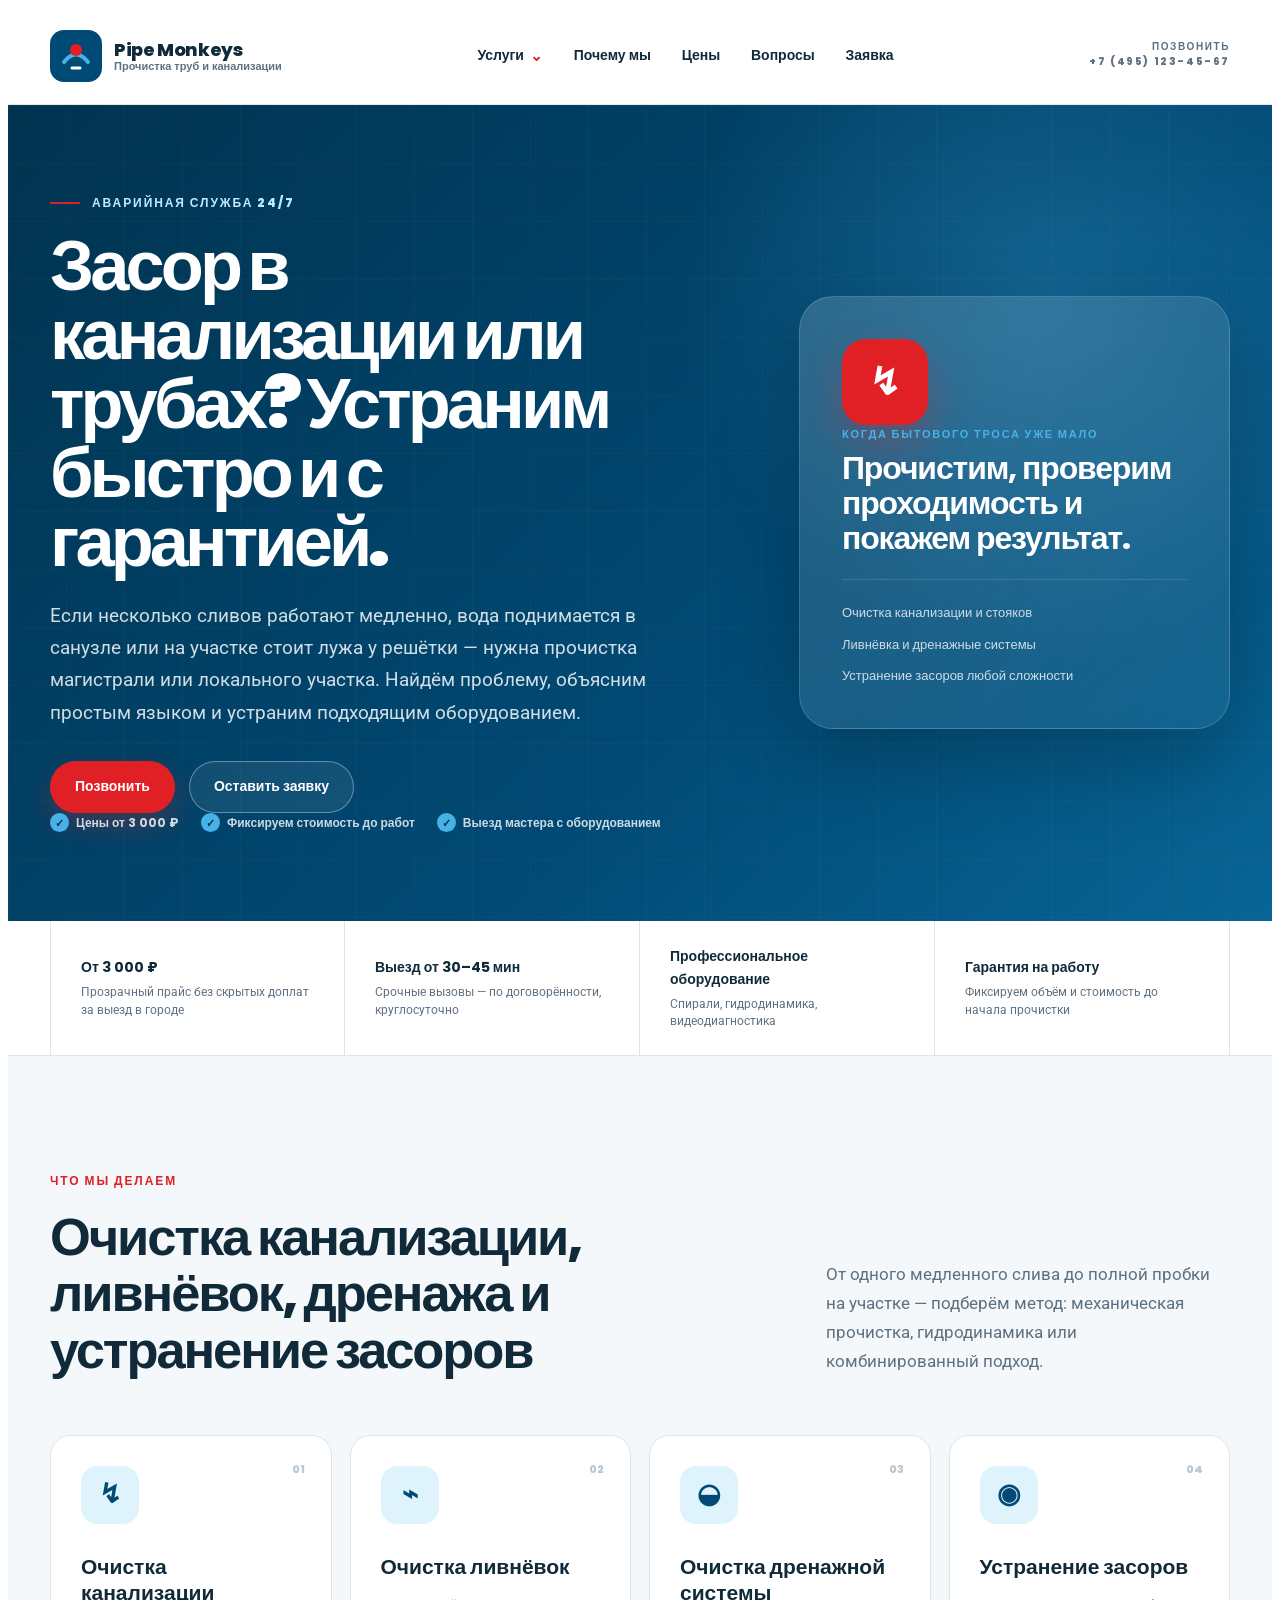
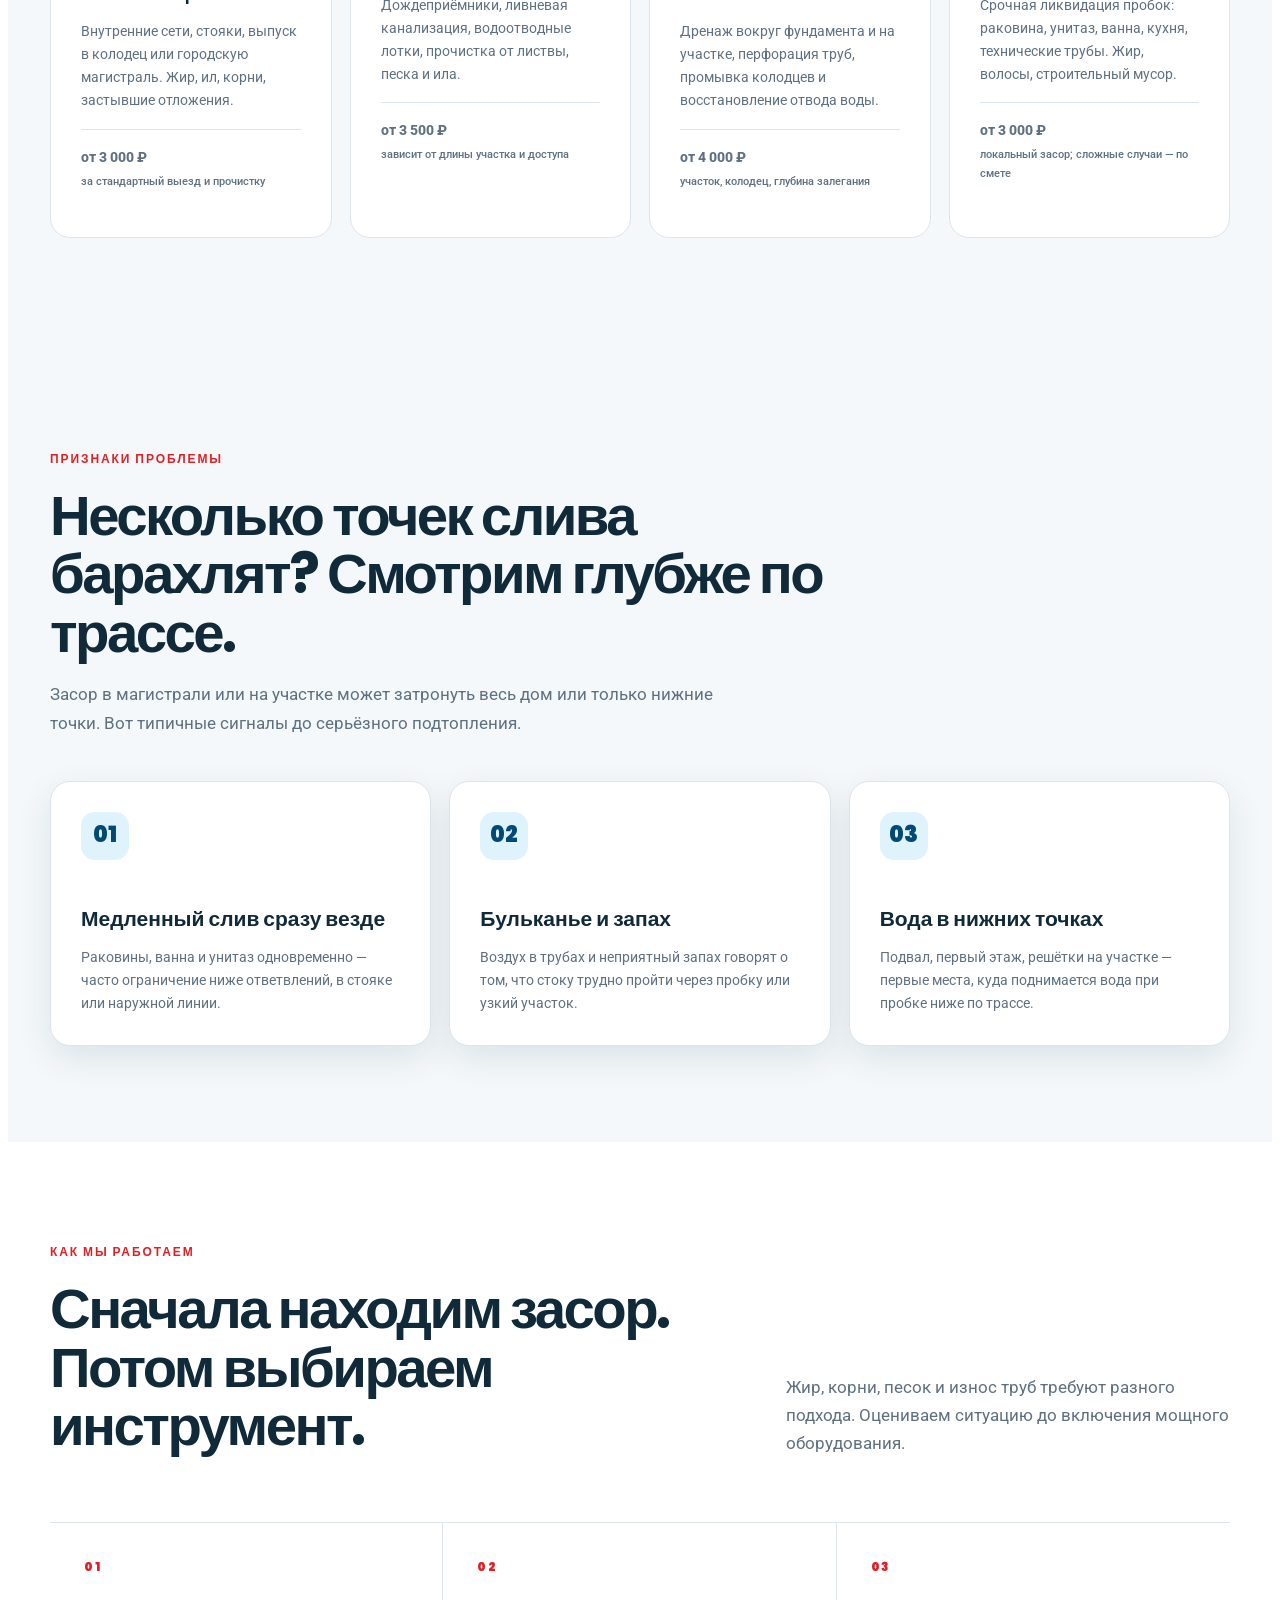
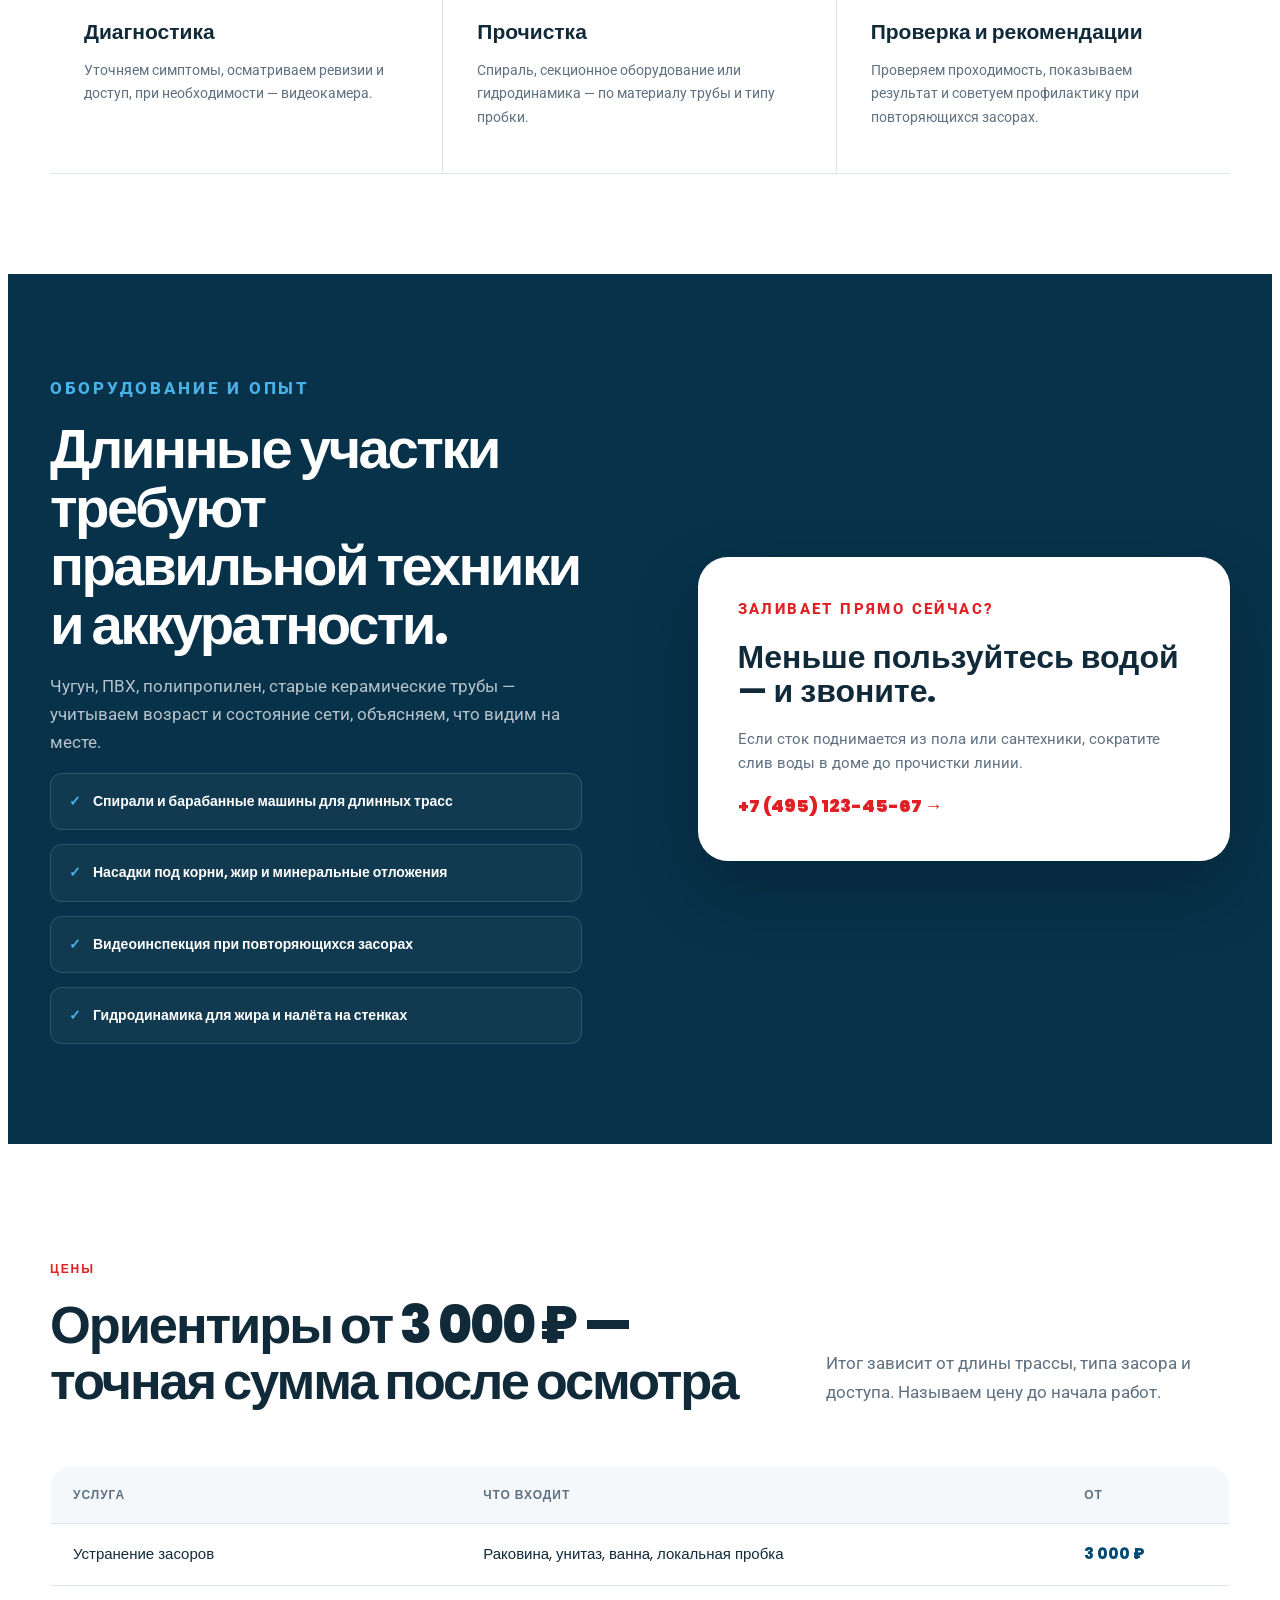
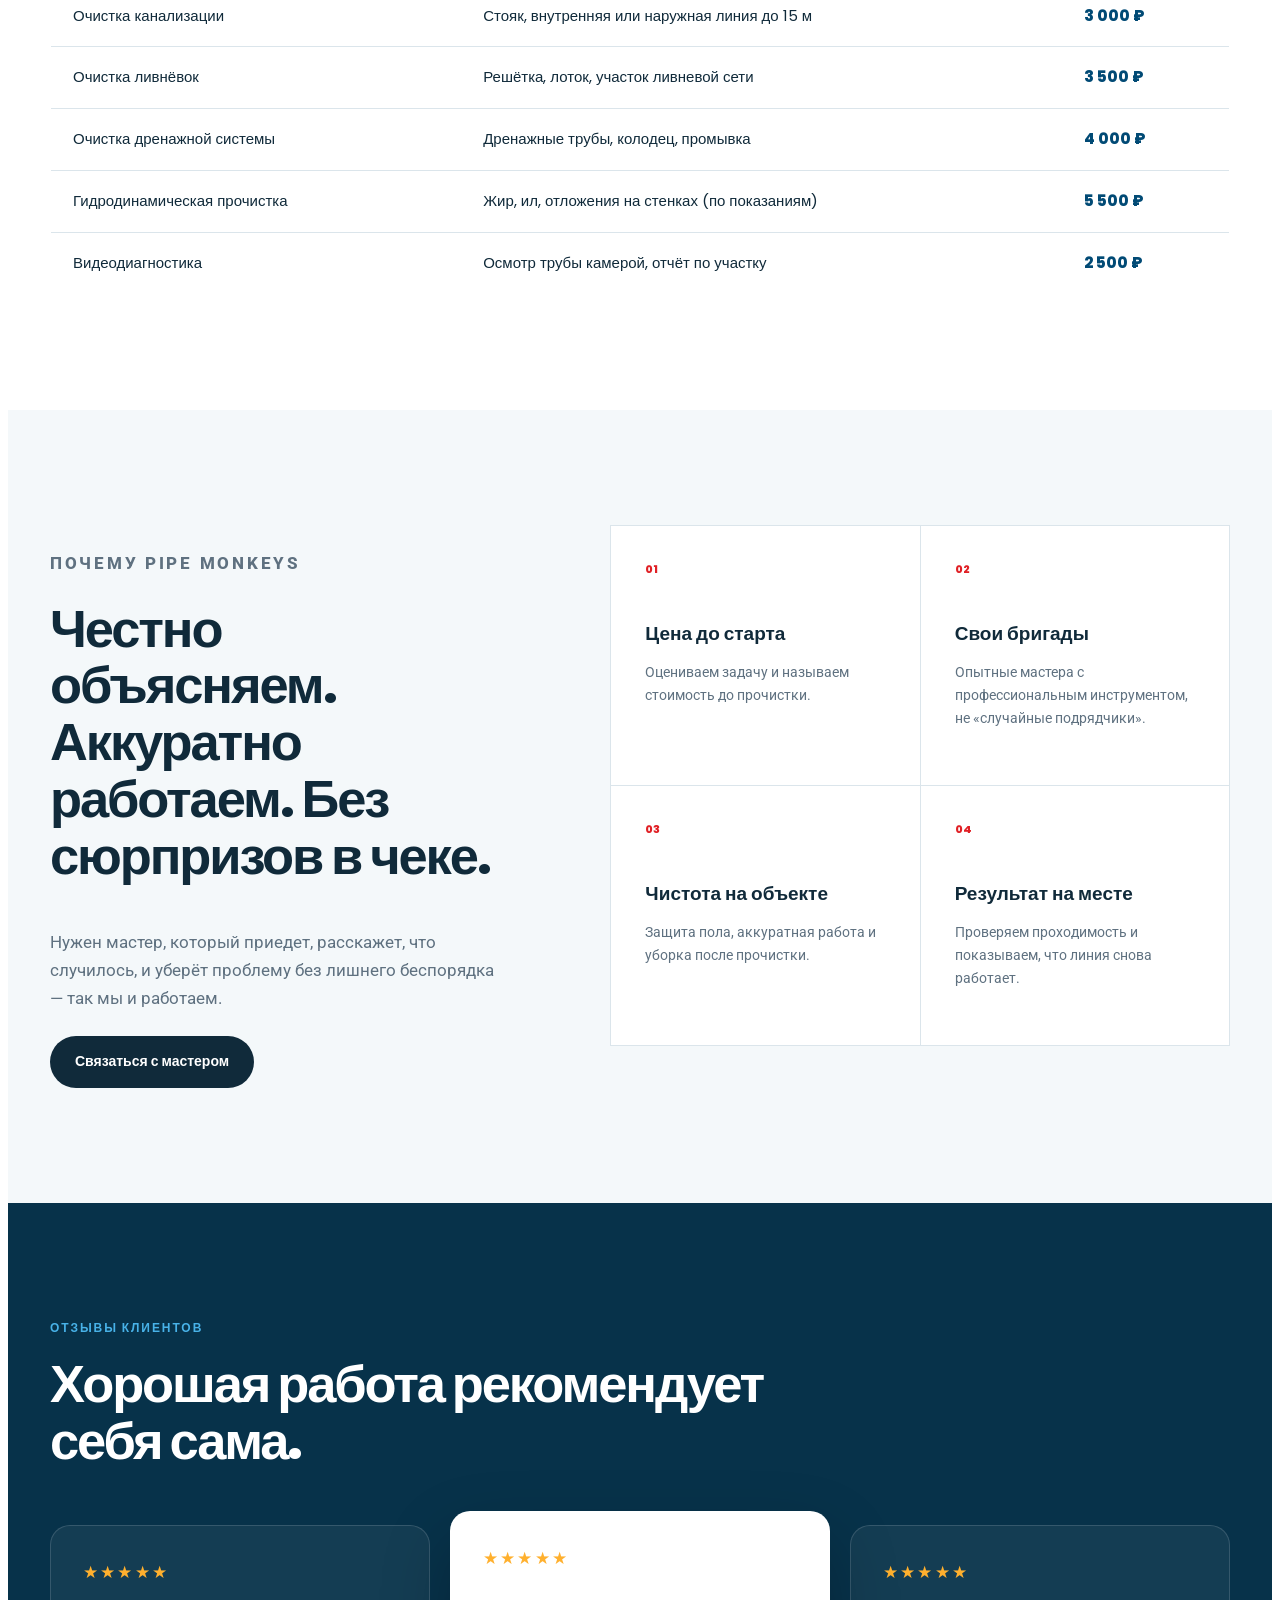
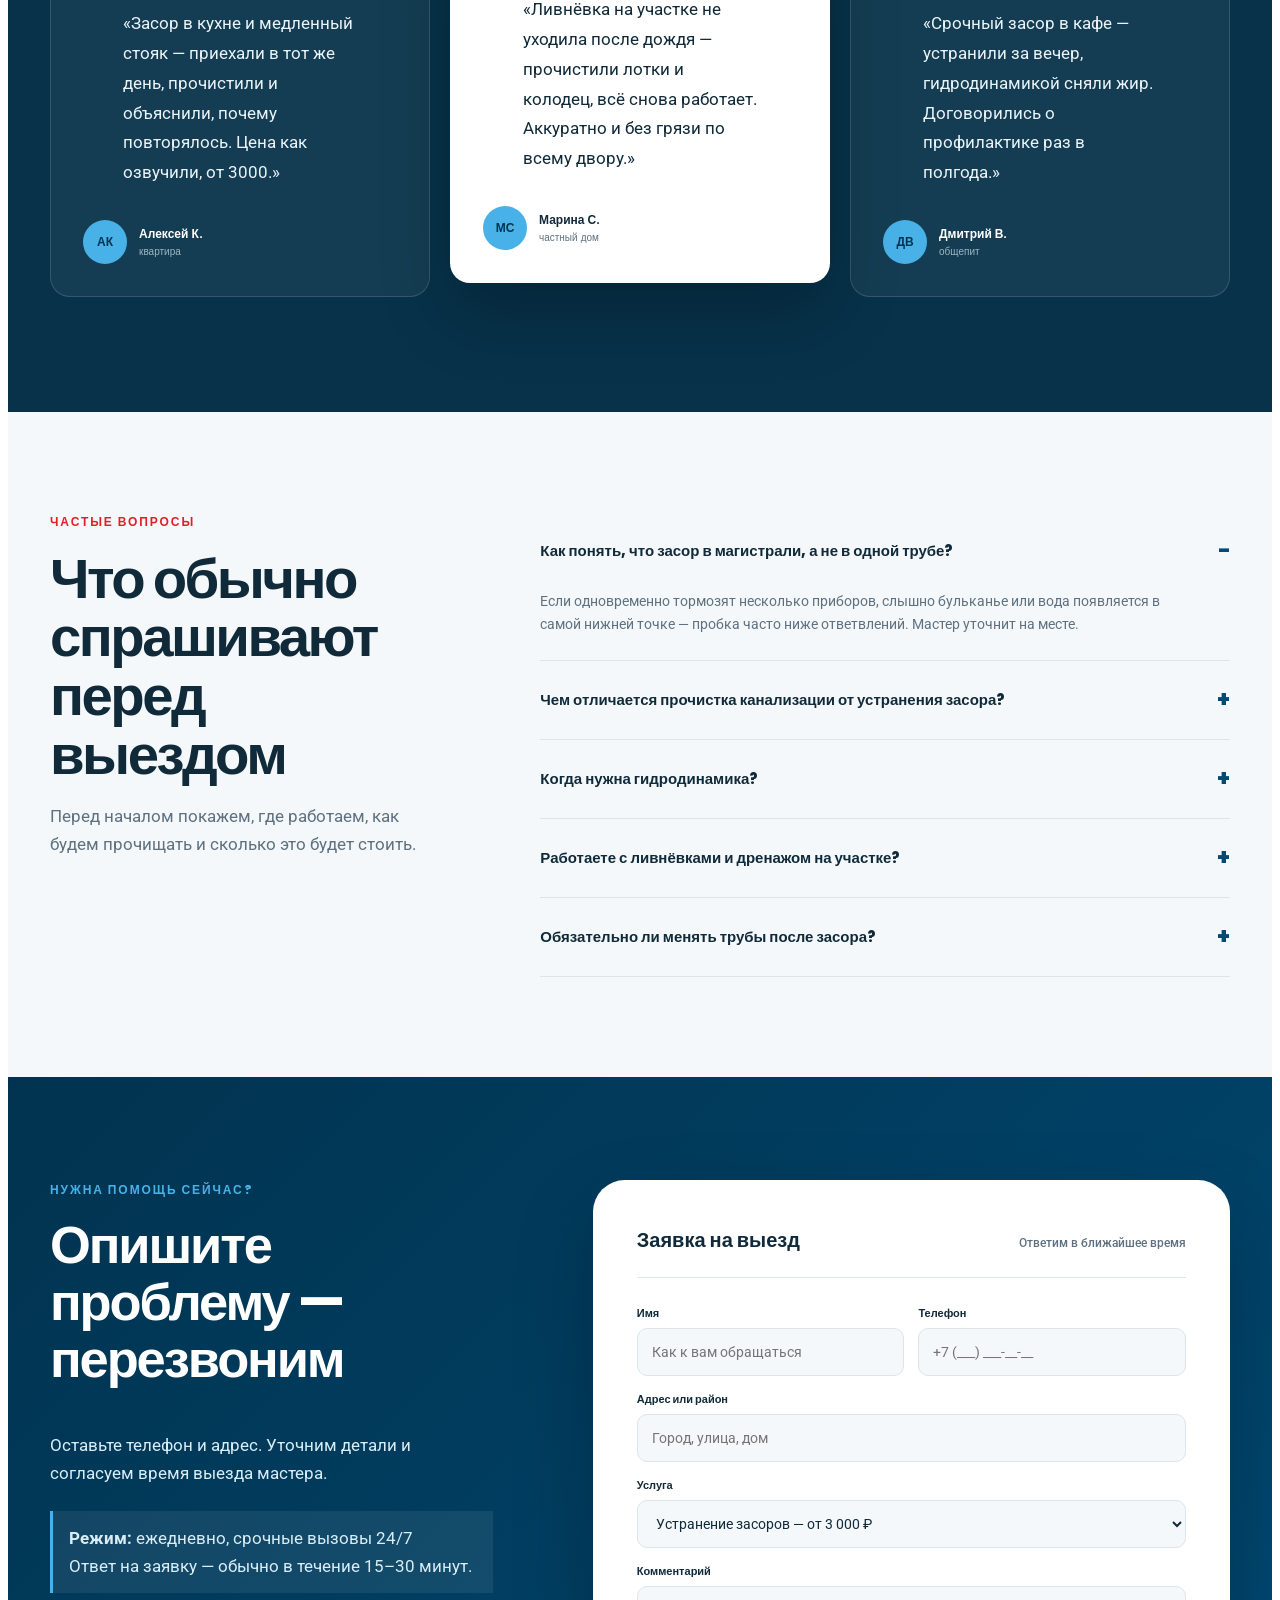
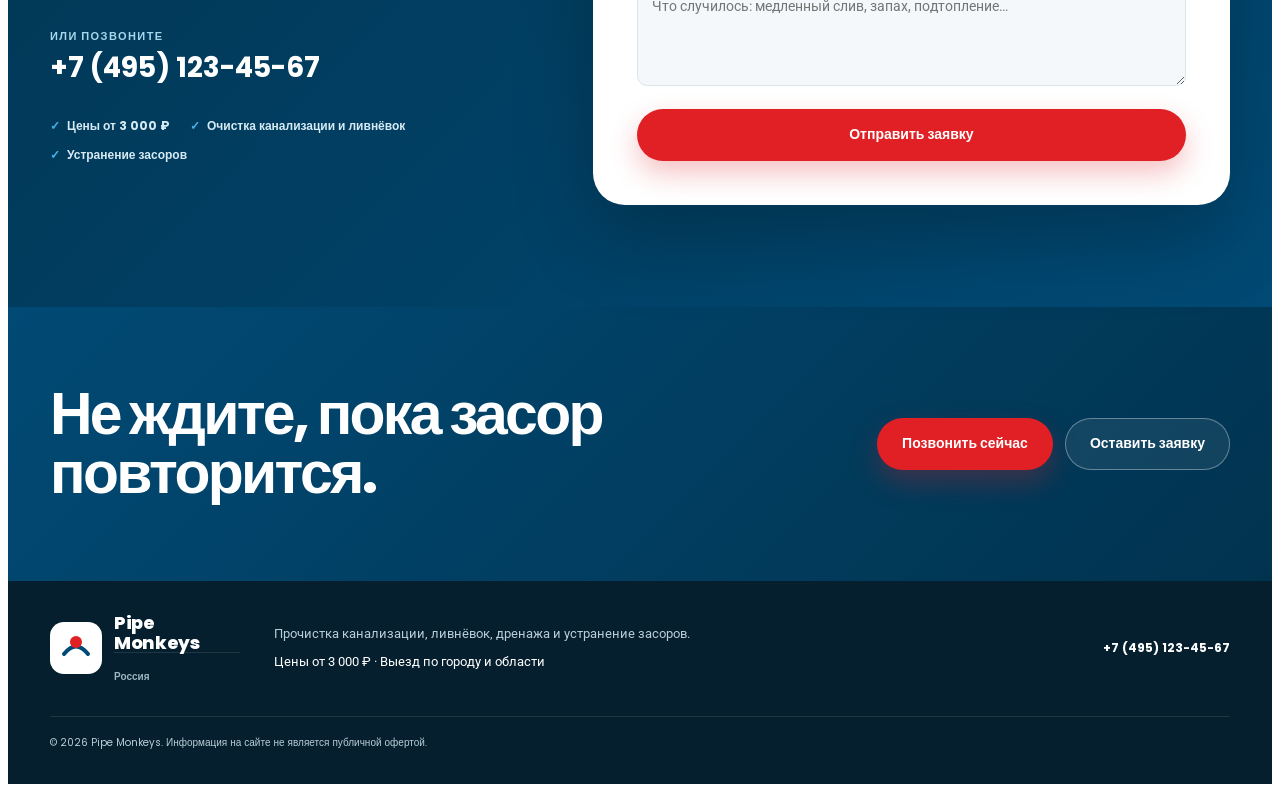
<file: index.html>
<!DOCTYPE html>
<html lang="ru">
<head>
  <meta charset="UTF-8">
  <meta name="viewport" content="width=device-width, initial-scale=1">
  <title>Прочистка канализации и устранение засоров | Pipe Monkeys Россия</title>
  <meta name="description" content="Очистка канализации, ливнёвок, дренажа и устранение засоров. Цены от 3 000 ₽. Выезд мастера, профессиональное оборудование, фиксированная стоимость до начала работ.">
  <link rel="preconnect" href="https://fonts.googleapis.com">
  <link rel="preconnect" href="https://fonts.gstatic.com" crossorigin>
  <link href="https://fonts.googleapis.com/css2?family=Poppins:wght@400;600;700;800&family=Roboto:wght@400;500;700&display=swap" rel="stylesheet">
  <link rel="stylesheet" href="css/style.css">
</head>
<body>
<div class="pm-page">
  <a class="pm-skip" href="#pm-main">Перейти к содержимому</a>

  <header class="pm-header" aria-label="Основная навигация">
    <div class="pm-shell pm-header__inner">
      <a class="pm-brand" href="#" aria-label="Pipe Monkeys — на главную">
        <svg class="pm-brand__mark" viewBox="0 0 52 52" aria-hidden="true">
          <rect width="52" height="52" rx="14" fill="#014a75"/>
          <path d="M14 32c8-10 16-10 24 0" stroke="#48b2e8" stroke-width="4" fill="none" stroke-linecap="round"/>
          <circle cx="26" cy="20" r="6" fill="#e02025"/>
          <path d="M22 38h8" stroke="#fff" stroke-width="3" stroke-linecap="round"/>
        </svg>
        <span class="pm-brand__text">
          <strong>Pipe Monkeys</strong>
          <small>Прочистка труб и канализации</small>
        </span>
      </a>

      <nav class="pm-nav" aria-label="Разделы сайта">
        <details class="pm-services-menu">
          <summary>Услуги <span aria-hidden="true">⌄</span></summary>
          <div class="pm-services-menu__panel">
            <a href="#services"><strong>Очистка канализации</strong><small>Стояки, выпуски, гидродинамика</small></a>
            <a href="#services"><strong>Очистка ливнёвок</strong><small>Дождеприёмники, лотки, ливневые сети</small></a>
            <a href="#services"><strong>Очистка дренажа</strong><small>Дренаж участка и фундамента</small></a>
            <a href="#services"><strong>Устранение засоров</strong><small>Срочный выезд, любые пробки</small></a>
          </div>
        </details>
        <a href="#why-us">Почему мы</a>
        <a href="#pricing">Цены</a>
        <a href="#faq">Вопросы</a>
        <a href="#contact">Заявка</a>
      </nav>

      <details class="pm-mobile-menu">
        <summary>Меню</summary>
        <div class="pm-mobile-menu__panel">
          <strong>Услуги</strong>
          <a href="#services">Очистка канализации</a>
          <a href="#services">Очистка ливнёвок</a>
          <a href="#services">Очистка дренажа</a>
          <a href="#services">Устранение засоров</a>
          <div>
            <a href="#why-us">Почему мы</a>
            <a href="#pricing">Цены</a>
            <a href="#faq">Вопросы</a>
            <a href="#contact">Заявка</a>
          </div>
        </div>
      </details>

      <a class="pm-header__phone" data-phone-tel href="tel:+74951234567">
        <span>Позвонить</span>
        <span data-phone-text>+7 (495) 123-45-67</span>
      </a>
    </div>
  </header>

  <main id="pm-main">
    <section class="pm-service-hero">
      <div class="pm-shell pm-service-hero__grid">
        <div>
          <p class="pm-eyebrow"><span></span> Аварийная служба 24/7</p>
          <h1>Засор в канализации или трубах? Устраним быстро и с гарантией.</h1>
          <p class="pm-service-hero__lead">Если несколько сливов работают медленно, вода поднимается в санузле или на участке стоит лужа у решётки — нужна прочистка магистрали или локального участка. Найдём проблему, объясним простым языком и устраним подходящим оборудованием.</p>
          <div class="pm-actions">
            <a class="pm-button pm-button--primary" data-phone-tel href="tel:+74951234567">Позвонить</a>
            <a class="pm-button pm-button--ghost" href="#contact">Оставить заявку</a>
          </div>
          <ul class="pm-service-hero__proof">
            <li>Цены от 3 000 ₽</li>
            <li>Фиксируем стоимость до работ</li>
            <li>Выезд мастера с оборудованием</li>
          </ul>
        </div>
        <aside class="pm-service-visual">
          <div class="pm-service-visual__icon" aria-hidden="true">↯</div>
          <div>
            <p>Когда бытового троса уже мало</p>
            <h2>Прочистим, проверим проходимость и покажем результат.</h2>
            <ul>
              <li>Очистка канализации и стояков</li>
              <li>Ливнёвка и дренажные системы</li>
              <li>Устранение засоров любой сложности</li>
            </ul>
          </div>
        </aside>
      </div>
    </section>

    <section class="pm-trust" aria-label="Преимущества">
      <div class="pm-shell pm-trust__grid">
        <div><strong>От 3 000 ₽</strong><span>Прозрачный прайс без скрытых доплат за выезд в городе</span></div>
        <div><strong>Выезд от 30–45 мин</strong><span>Срочные вызовы — по договорённости, круглосуточно</span></div>
        <div><strong>Профессиональное оборудование</strong><span>Спирали, гидродинамика, видеодиагностика</span></div>
        <div><strong>Гарантия на работу</strong><span>Фиксируем объём и стоимость до начала прочистки</span></div>
      </div>
    </section>

    <section class="pm-section pm-services" id="services">
      <div class="pm-shell">
        <div class="pm-section-heading">
          <div>
            <p class="pm-kicker">Что мы делаем</p>
            <h2>Очистка канализации, ливнёвок, дренажа и устранение засоров</h2>
          </div>
          <p>От одного медленного слива до полной пробки на участке — подберём метод: механическая прочистка, гидродинамика или комбинированный подход.</p>
        </div>
        <div class="pm-service-grid">
          <article class="pm-service-card" id="service-sewer">
            <span class="pm-service-card__number">01</span>
            <div class="pm-service-card__icon" aria-hidden="true">↯</div>
            <h3>Очистка канализации</h3>
            <p>Внутренние сети, стояки, выпуск в колодец или городскую магистраль. Жир, ил, корни, застывшие отложения.</p>
            <p class="pm-price-tag">от 3 000 ₽<small>за стандартный выезд и прочистку</small></p>
          </article>
          <article class="pm-service-card" id="service-storm">
            <span class="pm-service-card__number">02</span>
            <div class="pm-service-card__icon" aria-hidden="true">⌁</div>
            <h3>Очистка ливнёвок</h3>
            <p>Дождеприёмники, ливневая канализация, водоотводные лотки, прочистка от листвы, песка и ила.</p>
            <p class="pm-price-tag">от 3 500 ₽<small>зависит от длины участка и доступа</small></p>
          </article>
          <article class="pm-service-card" id="service-drain">
            <span class="pm-service-card__number">03</span>
            <div class="pm-service-card__icon" aria-hidden="true">◒</div>
            <h3>Очистка дренажной системы</h3>
            <p>Дренаж вокруг фундамента и на участке, перфорация труб, промывка колодцев и восстановление отвода воды.</p>
            <p class="pm-price-tag">от 4 000 ₽<small>участок, колодец, глубина залегания</small></p>
          </article>
          <article class="pm-service-card" id="service-clog">
            <span class="pm-service-card__number">04</span>
            <div class="pm-service-card__icon" aria-hidden="true">◉</div>
            <h3>Устранение засоров</h3>
            <p>Срочная ликвидация пробок: раковина, унитаз, ванна, кухня, технические трубы. Жир, волосы, строительный мусор.</p>
            <p class="pm-price-tag">от 3 000 ₽<small>локальный засор; сложные случаи — по смете</small></p>
          </article>
        </div>
      </div>
    </section>

    <section class="pm-service-intro">
      <div class="pm-shell">
        <div class="pm-service-intro__heading">
          <p class="pm-kicker">Признаки проблемы</p>
          <h2>Несколько точек слива барахлят? Смотрим глубже по трассе.</h2>
          <p>Засор в магистрали или на участке может затронуть весь дом или только нижние точки. Вот типичные сигналы до серьёзного подтопления.</p>
        </div>
        <div class="pm-signal-grid">
          <article class="pm-signal-card"><span>01</span><h3>Медленный слив сразу везде</h3><p>Раковины, ванна и унитаз одновременно — часто ограничение ниже ответвлений, в стояке или наружной линии.</p></article>
          <article class="pm-signal-card"><span>02</span><h3>Бульканье и запах</h3><p>Воздух в трубах и неприятный запах говорят о том, что стоку трудно пройти через пробку или узкий участок.</p></article>
          <article class="pm-signal-card"><span>03</span><h3>Вода в нижних точках</h3><p>Подвал, первый этаж, решётки на участке — первые места, куда поднимается вода при пробке ниже по трассе.</p></article>
        </div>
      </div>
    </section>

    <section class="pm-service-process">
      <div class="pm-shell">
        <div class="pm-service-process__heading">
          <div>
            <p class="pm-kicker">Как мы работаем</p>
            <h2>Сначала находим засор. Потом выбираем инструмент.</h2>
          </div>
          <p>Жир, корни, песок и износ труб требуют разного подхода. Оцениваем ситуацию до включения мощного оборудования.</p>
        </div>
        <ol class="pm-service-steps">
          <li><h3>Диагностика</h3><p>Уточняем симптомы, осматриваем ревизии и доступ, при необходимости — видеокамера.</p></li>
          <li><h3>Прочистка</h3><p>Спираль, секционное оборудование или гидродинамика — по материалу трубы и типу пробки.</p></li>
          <li><h3>Проверка и рекомендации</h3><p>Проверяем проходимость, показываем результат и советуем профилактику при повторяющихся засорах.</p></li>
        </ol>
      </div>
    </section>

    <section class="pm-service-detail">
      <div class="pm-shell pm-service-detail__grid">
        <div>
          <p class="pm-kicker">Оборудование и опыт</p>
          <h2>Длинные участки требуют правильной техники и аккуратности.</h2>
          <p>Чугун, ПВХ, полипропилен, старые керамические трубы — учитываем возраст и состояние сети, объясняем, что видим на месте.</p>
          <ul class="pm-service-checklist">
            <li>Спирали и барабанные машины для длинных трасс</li>
            <li>Насадки под корни, жир и минеральные отложения</li>
            <li>Видеоинспекция при повторяющихся засорах</li>
            <li>Гидродинамика для жира и налёта на стенках</li>
          </ul>
        </div>
        <aside class="pm-service-note">
          <p class="pm-kicker">Заливает прямо сейчас?</p>
          <h3>Меньше пользуйтесь водой — и звоните.</h3>
          <p>Если сток поднимается из пола или сантехники, сократите слив воды в доме до прочистки линии.</p>
          <a data-phone-tel href="tel:+74951234567"><span data-phone-text>+7 (495) 123-45-67</span> →</a>
        </aside>
      </div>
    </section>

    <section class="pm-section pm-pricing" id="pricing">
      <div class="pm-shell">
        <div class="pm-section-heading">
          <div>
            <p class="pm-kicker">Цены</p>
            <h2>Ориентиры от 3 000 ₽ — точная сумма после осмотра</h2>
          </div>
          <p>Итог зависит от длины трассы, типа засора и доступа. Называем цену до начала работ.</p>
        </div>
        <table class="pm-pricing-table">
          <thead>
            <tr><th>Услуга</th><th>Что входит</th><th>от</th></tr>
          </thead>
          <tbody>
            <tr><td>Устранение засоров</td><td>Раковина, унитаз, ванна, локальная пробка</td><td>3 000 ₽</td></tr>
            <tr><td>Очистка канализации</td><td>Стояк, внутренняя или наружная линия до 15 м</td><td>3 000 ₽</td></tr>
            <tr><td>Очистка ливнёвок</td><td>Решётка, лоток, участок ливневой сети</td><td>3 500 ₽</td></tr>
            <tr><td>Очистка дренажной системы</td><td>Дренажные трубы, колодец, промывка</td><td>4 000 ₽</td></tr>
            <tr><td>Гидродинамическая прочистка</td><td>Жир, ил, отложения на стенках (по показаниям)</td><td>5 500 ₽</td></tr>
            <tr><td>Видеодиагностика</td><td>Осмотр трубы камерой, отчёт по участку</td><td>2 500 ₽</td></tr>
          </tbody>
        </table>
      </div>
    </section>

    <section class="pm-section pm-why" id="why-us">
      <div class="pm-shell pm-why__grid">
        <div class="pm-why__intro">
          <p class="pm-kicker">Почему Pipe Monkeys</p>
          <h2>Честно объясняем. Аккуратно работаем. Без сюрпризов в чеке.</h2>
          <p>Нужен мастер, который приедет, расскажет, что случилось, и уберёт проблему без лишнего беспорядка — так мы и работаем.</p>
          <a class="pm-button pm-button--dark" data-phone-tel href="tel:+74951234567">Связаться с мастером</a>
        </div>
        <div class="pm-benefit-grid">
          <article><span>01</span><h3>Цена до старта</h3><p>Оцениваем задачу и называем стоимость до прочистки.</p></article>
          <article><span>02</span><h3>Свои бригады</h3><p>Опытные мастера с профессиональным инструментом, не «случайные подрядчики».</p></article>
          <article><span>03</span><h3>Чистота на объекте</h3><p>Защита пола, аккуратная работа и уборка после прочистки.</p></article>
          <article><span>04</span><h3>Результат на месте</h3><p>Проверяем проходимость и показываем, что линия снова работает.</p></article>
        </div>
      </div>
    </section>

    <section class="pm-section pm-reviews" id="reviews">
      <div class="pm-shell">
        <div class="pm-section-heading pm-section-heading--light">
          <div>
            <p class="pm-kicker">Отзывы клиентов</p>
            <h2>Хорошая работа рекомендует себя сама.</h2>
          </div>
        </div>
        <div class="pm-review-grid">
          <figure class="pm-review-card">
            <div class="pm-stars" aria-label="5 из 5">★★★★★</div>
            <blockquote>«Засор в кухне и медленный стояк — приехали в тот же день, прочистили и объяснили, почему повторялось. Цена как озвучили, от 3000.»</blockquote>
            <figcaption><span>АК</span><strong>Алексей К.</strong><small>квартира</small></figcaption>
          </figure>
          <figure class="pm-review-card pm-review-card--featured">
            <div class="pm-stars" aria-label="5 из 5">★★★★★</div>
            <blockquote>«Ливнёвка на участке не уходила после дождя — прочистили лотки и колодец, всё снова работает. Аккуратно и без грязи по всему двору.»</blockquote>
            <figcaption><span>МС</span><strong>Марина С.</strong><small>частный дом</small></figcaption>
          </figure>
          <figure class="pm-review-card">
            <div class="pm-stars" aria-label="5 из 5">★★★★★</div>
            <blockquote>«Срочный засор в кафе — устранили за вечер, гидродинамикой сняли жир. Договорились о профилактике раз в полгода.»</blockquote>
            <figcaption><span>ДВ</span><strong>Дмитрий В.</strong><small>общепит</small></figcaption>
          </figure>
        </div>
      </div>
    </section>

    <section class="pm-service-faq" id="faq">
      <div class="pm-shell pm-service-faq__grid">
        <div class="pm-service-faq__heading">
          <p class="pm-kicker">Частые вопросы</p>
          <h2>Что обычно спрашивают перед выездом</h2>
          <p>Перед началом покажем, где работаем, как будем прочищать и сколько это будет стоить.</p>
        </div>
        <div>
          <details open>
            <summary>Как понять, что засор в магистрали, а не в одной трубе?</summary>
            <p>Если одновременно тормозят несколько приборов, слышно бульканье или вода появляется в самой нижней точке — пробка часто ниже ответвлений. Мастер уточнит на месте.</p>
          </details>
          <details>
            <summary>Чем отличается прочистка канализации от устранения засора?</summary>
            <p>Устранение засора — точечная пробка (раковина, унитаз). Очистка канализации — стояки, наружные линии, колодцы, системная прочистка участка сети.</p>
          </details>
          <details>
            <summary>Когда нужна гидродинамика?</summary>
            <p>При жире, иле и налёте на стенках трубы, когда механической прочистки мало. Подбираем давление с учётом материала и состояния трубы.</p>
          </details>
          <details>
            <summary>Работаете с ливнёвками и дренажом на участке?</summary>
            <p>Да: дождеприёмники, лотки, ливневая канализация, дренаж вокруг дома и промывка колодцев — от 3 500 ₽ в зависимости от объёма.</p>
          </details>
          <details>
            <summary>Обязательно ли менять трубы после засора?</summary>
            <p>Не всегда. Многие линии восстанавливают прочисткой. Если камера покажет трещины или смещение — предложим варианты ремонта или замены участка.</p>
          </details>
        </div>
      </div>
    </section>

    <section class="pm-contact" id="contact">
      <div class="pm-shell pm-contact__grid">
        <div class="pm-contact__copy">
          <p class="pm-kicker">Нужна помощь сейчас?</p>
          <h2>Опишите проблему — перезвоним</h2>
          <p>Оставьте телефон и адрес. Уточним детали и согласуем время выезда мастера.</p>
          <p class="pm-contact__hours"><strong>Режим:</strong> ежедневно, срочные вызовы 24/7<br>Ответ на заявку — обычно в течение 15–30 минут.</p>
          <a class="pm-contact__call" data-phone-tel href="tel:+74951234567">
            <span>Или позвоните</span>
            <strong data-phone-text>+7 (495) 123-45-67</strong>
          </a>
          <ul>
            <li>Цены от 3 000 ₽</li>
            <li>Очистка канализации и ливнёвок</li>
            <li>Устранение засоров</li>
          </ul>
        </div>
        <div class="pm-form-card">
          <div class="pm-form-card__heading">
            <span>Заявка на выезд</span>
            <strong>Ответим в ближайшее время</strong>
          </div>
          <form class="pm-form" id="pm-request-form" action="#" method="post">
            <div class="pm-field pm-field--half">
              <label for="name">Имя</label>
              <input id="name" name="name" type="text" autocomplete="name" required placeholder="Как к вам обращаться">
            </div>
            <div class="pm-field pm-field--half">
              <label for="phone">Телефон</label>
              <input id="phone" name="phone" type="tel" autocomplete="tel" required placeholder="+7 (___) ___-__-__">
            </div>
            <div class="pm-field">
              <label for="address">Адрес или район</label>
              <input id="address" name="address" type="text" placeholder="Город, улица, дом">
            </div>
            <div class="pm-field">
              <label for="service">Услуга</label>
              <select id="service" name="service" required>
                <option value="Устранение засоров">Устранение засоров — от 3 000 ₽</option>
                <option value="Очистка канализации">Очистка канализации — от 3 000 ₽</option>
                <option value="Очистка ливнёвок">Очистка ливнёвок — от 3 500 ₽</option>
                <option value="Очистка дренажной системы">Очистка дренажной системы — от 4 000 ₽</option>
                <option value="Не знаю — нужна консультация">Не знаю — нужна консультация</option>
              </select>
            </div>
            <div class="pm-field">
              <label for="comment">Комментарий</label>
              <textarea id="comment" name="comment" placeholder="Что случилось: медленный слив, запах, подтопление…"></textarea>
            </div>
            <button class="pm-button pm-button--primary" type="submit">Отправить заявку</button>
            <p class="pm-form-status" id="pm-form-status" role="status"></p>
          </form>
        </div>
      </div>
    </section>

    <section class="pm-service-cta">
      <div class="pm-shell pm-service-cta__inner">
        <h2>Не ждите, пока засор повторится.</h2>
        <div class="pm-service-cta__actions">
          <a class="pm-button pm-button--primary" data-phone-tel href="tel:+74951234567">Позвонить сейчас</a>
          <a class="pm-button pm-button--ghost" href="#contact">Оставить заявку</a>
        </div>
      </div>
    </section>
  </main>

  <footer class="pm-footer">
    <div class="pm-shell pm-footer__inner">
      <a class="pm-brand pm-brand--footer" href="#" aria-label="Pipe Monkeys">
        <svg class="pm-brand__mark" viewBox="0 0 52 52" aria-hidden="true">
          <rect width="52" height="52" rx="14" fill="#fff"/>
          <path d="M14 32c8-10 16-10 24 0" stroke="#014a75" stroke-width="4" fill="none" stroke-linecap="round"/>
          <circle cx="26" cy="20" r="6" fill="#e02025"/>
        </svg>
        <span class="pm-brand__text">
          <strong>Pipe Monkeys</strong>
          <small>Россия</small>
        </span>
      </a>
      <p>Прочистка канализации, ливнёвок, дренажа и устранение засоров.<span class="pm-footer__hours">Цены от 3 000 ₽ · Выезд по городу и области</span></p>
      <div>
        <a data-phone-tel href="tel:+74951234567"><span data-phone-text>+7 (495) 123-45-67</span></a>
      </div>
      <small>© 2026 Pipe Monkeys. Информация на сайте не является публичной офертой.</small>
    </div>
  </footer>

  <a class="pm-mobile-call" data-phone-tel href="tel:+74951234567">
    <span>Pipe Monkeys — вызов</span>
    <strong data-phone-text>+7 (495) 123-45-67</strong>
  </a>
</div>

<script type="application/ld+json">
{
  "@context": "https://schema.org",
  "@graph": [
    {
      "@type": "LocalBusiness",
      "name": "Pipe Monkeys Россия",
      "description": "Очистка канализации, ливнёвок, дренажных систем и устранение засоров. Цены от 3000 рублей.",
      "telephone": "+7-495-123-45-67",
      "priceRange": "от 3000 RUB",
      "areaServed": "RU"
    },
    {
      "@type": "Service",
      "name": "Очистка канализации",
      "provider": { "@type": "LocalBusiness", "name": "Pipe Monkeys Россия" },
      "offers": { "@type": "Offer", "price": "3000", "priceCurrency": "RUB" }
    },
    {
      "@type": "FAQPage",
      "mainEntity": [
        {
          "@type": "Question",
          "name": "Как понять, что засор в магистрали?",
          "acceptedAnswer": { "@type": "Answer", "text": "Несколько приборов одновременно, бульканье и вода в нижней точке — признаки пробки ниже ответвлений." }
        }
      ]
    }
  ]
}
</script>
<script src="js/main.js" defer></script>
</body>
</html>
</file>
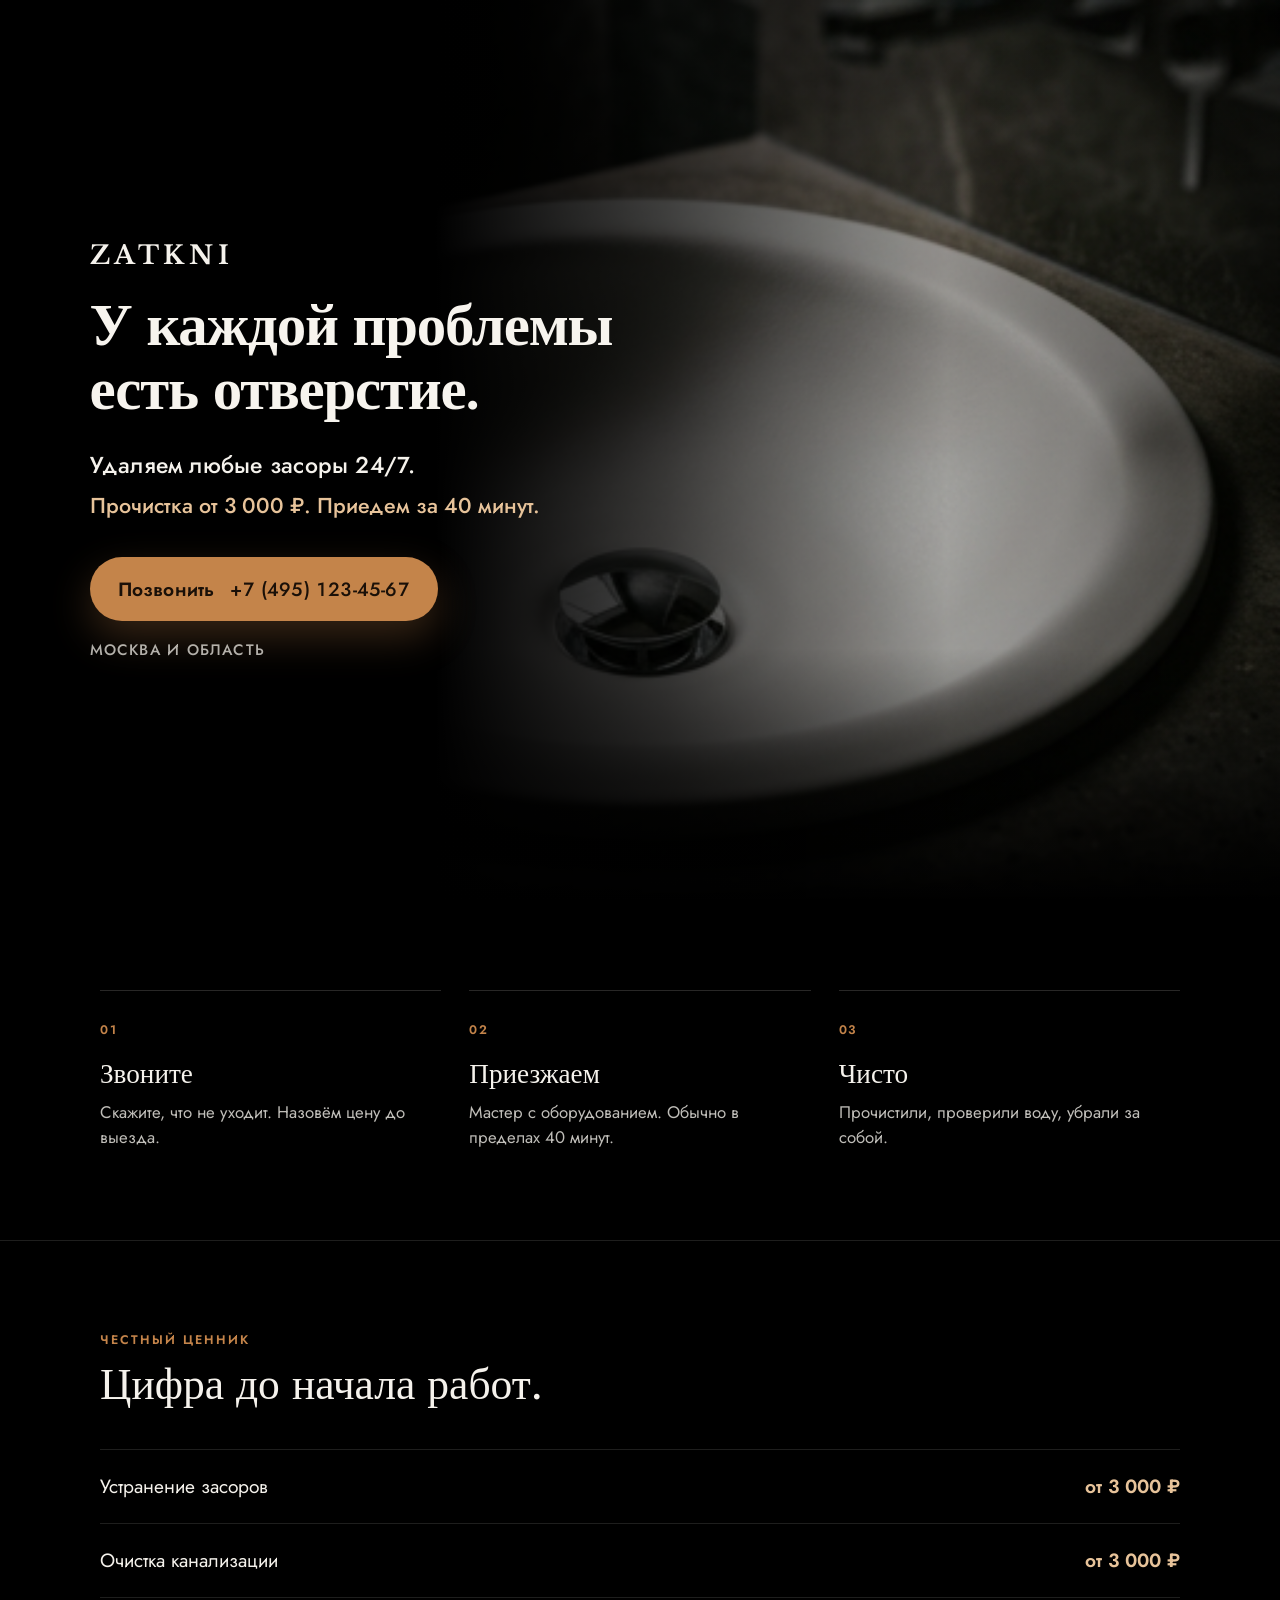
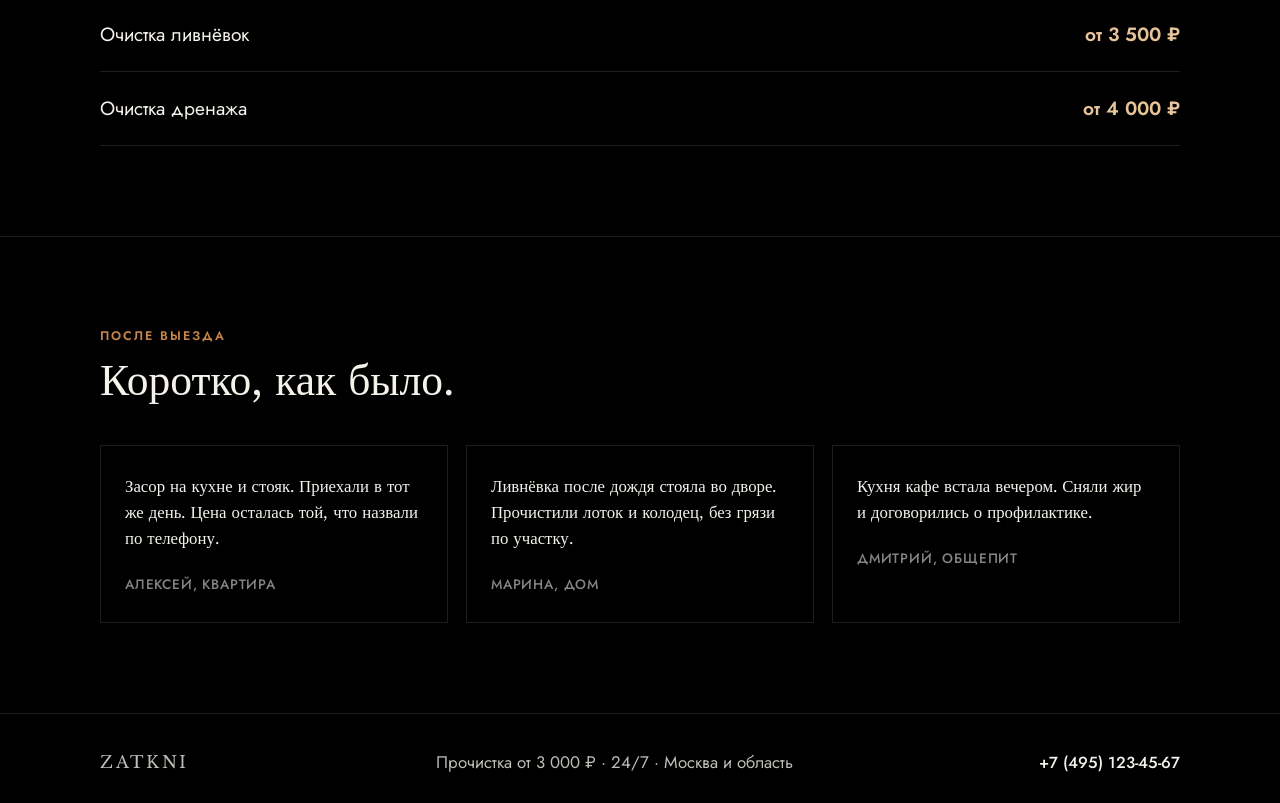
<file: draper/index.html>
<!DOCTYPE html>
<html lang="ru">
<head>
  <meta charset="UTF-8">
  <meta name="viewport" content="width=device-width, initial-scale=1">
  <title>ZATKNI — прочистка засоров 24/7</title>
  <meta name="description" content="У каждой проблемы есть отверстие. Прочистка от 3 000 ₽, приедем за 40 минут. Удаляем любые засоры круглосуточно.">
  <meta name="robots" content="noindex">
  <link rel="preconnect" href="https://fonts.googleapis.com">
  <link rel="preconnect" href="https://fonts.gstatic.com" crossorigin>
  <link href="https://fonts.googleapis.com/css2?family=Libre+Baskerville:wght@400;700&family=Jost:wght@400;500;600&display=swap" rel="stylesheet">
  <link rel="stylesheet" href="css/style.css">
</head>
<body>
  <section class="hero" aria-label="ZATKNI">
    <img
      class="hero__bg"
      src="../images/draper-hero.png"
      alt=""
      width="512"
      height="512"
      fetchpriority="high"
      decoding="async"
    >
    <div class="hero__veil" aria-hidden="true"></div>

    <div class="hero__copy">
      <p class="hero__brand">ZATKNI</p>
      <h1 class="hero__slogan">У каждой проблемы есть отверстие.</h1>
      <p class="hero__offer">Удаляем любые засоры 24/7.</p>
      <p class="hero__fact">Прочистка от 3&nbsp;000&nbsp;₽. Приедем за 40&nbsp;минут.</p>
      <a class="hero__call" data-phone-tel href="tel:+74951234567">
        Позвонить
        <span data-phone-text>+7 (495) 123-45-67</span>
      </a>
      <p class="hero__area">Москва и область</p>
    </div>
  </section>

  <section class="band" aria-label="Как это устроено">
    <div class="wrap">
      <ol class="steps">
        <li>
          <span>01</span>
          <h2>Звоните</h2>
          <p>Скажите, что не уходит. Назовём цену до выезда.</p>
        </li>
        <li>
          <span>02</span>
          <h2>Приезжаем</h2>
          <p>Мастер с оборудованием. Обычно в пределах 40 минут.</p>
        </li>
        <li>
          <span>03</span>
          <h2>Чисто</h2>
          <p>Прочистили, проверили воду, убрали за собой.</p>
        </li>
      </ol>
    </div>
  </section>

  <section class="band band--line" id="prices" aria-label="Цены">
    <div class="wrap">
      <header class="band__head">
        <p class="kicker">Честный ценник</p>
        <h2>Цифра до начала работ.</h2>
      </header>
      <ul class="prices">
        <li><span>Устранение засоров</span><strong>от 3&nbsp;000&nbsp;₽</strong></li>
        <li><span>Очистка канализации</span><strong>от 3&nbsp;000&nbsp;₽</strong></li>
        <li><span>Очистка ливнёвок</span><strong>от 3&nbsp;500&nbsp;₽</strong></li>
        <li><span>Очистка дренажа</span><strong>от 4&nbsp;000&nbsp;₽</strong></li>
      </ul>
    </div>
  </section>

  <section class="band" aria-label="Отзывы">
    <div class="wrap">
      <header class="band__head">
        <p class="kicker">После выезда</p>
        <h2>Коротко, как было.</h2>
      </header>
      <div class="reviews">
        <figure>
          <blockquote>Засор на кухне и стояк. Приехали в тот же день. Цена осталась той, что назвали по телефону.</blockquote>
          <figcaption>Алексей, квартира</figcaption>
        </figure>
        <figure>
          <blockquote>Ливнёвка после дождя стояла во дворе. Прочистили лоток и колодец, без грязи по участку.</blockquote>
          <figcaption>Марина, дом</figcaption>
        </figure>
        <figure>
          <blockquote>Кухня кафе встала вечером. Сняли жир и договорились о профилактике.</blockquote>
          <figcaption>Дмитрий, общепит</figcaption>
        </figure>
      </div>
    </div>
  </section>

  <footer class="foot">
    <div class="wrap foot__inner">
      <p class="foot__brand">ZATKNI</p>
      <p>Прочистка от 3&nbsp;000&nbsp;₽ · 24/7 · Москва и область</p>
      <a data-phone-tel href="tel:+74951234567"><span data-phone-text>+7 (495) 123-45-67</span></a>
    </div>
  </footer>

  <a class="dock" data-phone-tel href="tel:+74951234567">
    <span>Позвонить</span>
    <strong data-phone-text>+7 (495) 123-45-67</strong>
  </a>

  <script src="../js/main.js" defer></script>
</body>
</html>
</file>
<file: css/style.css>
/* Pipe Monkeys RU — landing styles (based on pipemonkeys.com design system) */

.pm-page {
  --pm-navy: #07324a;
  --pm-blue: #014a75;
  --pm-blue-dark: #01334f;
  --pm-sky: #48b2e8;
  --pm-sky-soft: #dff3fc;
  --pm-red: #e02025;
  --pm-red-dark: #bb151a;
  --pm-ink: #102a3a;
  --pm-muted: #5f7180;
  --pm-line: #dbe5eb;
  --pm-surface: #f4f8fa;
  --pm-white: #fff;
  --pm-radius-sm: 12px;
  --pm-radius: 20px;
  --pm-radius-lg: 32px;
  --pm-shadow: 0 24px 70px rgba(7, 50, 74, 0.13);
  --pm-shadow-sm: 0 12px 34px rgba(7, 50, 74, 0.1);
  color: var(--pm-ink);
  background: var(--pm-white);
  font-family: Poppins, "Segoe UI", Arial, sans-serif;
  font-size: 16px;
  line-height: 1.65;
  overflow-x: clip;
}

.pm-page,
.pm-page * {
  box-sizing: border-box;
}

.pm-page :is(h1, h2, h3, p, figure, blockquote, ul, ol) {
  margin-top: 0;
}

.pm-page img {
  display: block;
  max-width: 100%;
}

.pm-page a {
  color: inherit;
}

.pm-page :focus-visible {
  outline: 3px solid var(--pm-sky);
  outline-offset: 4px;
}

.pm-shell {
  width: min(1180px, calc(100% - 40px));
  margin-inline: auto;
}

.pm-skip {
  position: fixed;
  z-index: 99999;
  top: 12px;
  left: 12px;
  padding: 10px 16px;
  transform: translateY(-150%);
  border-radius: 8px;
  background: #fff;
  color: var(--pm-ink);
  font-weight: 700;
  text-decoration: none;
}

.pm-skip:focus {
  transform: translateY(0);
}

/* Header */
.pm-header {
  position: sticky;
  top: 0;
  z-index: 20;
  border-bottom: 1px solid rgba(219, 229, 235, 0.85);
  background: rgba(255, 255, 255, 0.94);
  backdrop-filter: blur(14px);
}

.pm-header__inner {
  position: relative;
  min-height: 96px;
  display: flex;
  align-items: center;
  justify-content: space-between;
  gap: 28px;
}

.pm-brand {
  display: flex;
  align-items: center;
  gap: 12px;
  flex: 0 0 auto;
  text-decoration: none;
}

.pm-brand__mark {
  width: 52px;
  height: 52px;
  flex-shrink: 0;
}

.pm-brand__text {
  display: flex;
  flex-direction: column;
  line-height: 1.1;
}

.pm-brand__text strong {
  color: var(--pm-ink);
  font-size: 18px;
  font-weight: 800;
  letter-spacing: -0.02em;
}

.pm-brand__text small {
  color: var(--pm-muted);
  font-size: 11px;
  font-weight: 600;
}

.pm-nav {
  display: flex;
  align-items: center;
  gap: clamp(18px, 2.4vw, 34px);
}

.pm-nav a {
  position: relative;
  color: var(--pm-ink);
  text-decoration: none;
  font-size: 14px;
  font-weight: 700;
}

.pm-nav a::after {
  content: "";
  position: absolute;
  left: 0;
  right: 100%;
  bottom: -7px;
  height: 2px;
  background: var(--pm-red);
  transition: right 0.2s ease;
}

.pm-nav a:hover::after {
  right: 0;
}

.pm-services-menu {
  position: relative;
}

.pm-services-menu summary {
  position: relative;
  display: flex;
  align-items: center;
  gap: 6px;
  color: var(--pm-ink);
  cursor: pointer;
  font-size: 14px;
  font-weight: 700;
  list-style: none;
}

.pm-services-menu summary::-webkit-details-marker {
  display: none;
}

.pm-services-menu summary::after {
  content: "";
  position: absolute;
  left: 0;
  right: 100%;
  bottom: -7px;
  height: 2px;
  background: var(--pm-red);
  transition: right 0.2s ease;
}

.pm-services-menu summary:hover::after,
.pm-services-menu[open] summary::after {
  right: 0;
}

.pm-services-menu summary span {
  color: var(--pm-red);
  font-size: 15px;
  transition: transform 0.2s ease;
}

.pm-services-menu[open] summary span {
  transform: rotate(180deg);
}

.pm-services-menu__panel {
  position: absolute;
  z-index: 100;
  top: calc(100% + 18px);
  left: 50%;
  width: 360px;
  display: grid;
  gap: 6px;
  padding: 12px;
  transform: translateX(-50%);
  border: 1px solid var(--pm-line);
  border-radius: 18px;
  background: #fff;
  box-shadow: 0 24px 58px rgba(7, 50, 74, 0.18);
}

.pm-services-menu__panel::before {
  content: "";
  position: absolute;
  top: -7px;
  left: 50%;
  width: 14px;
  height: 14px;
  transform: translateX(-50%) rotate(45deg);
  border-left: 1px solid var(--pm-line);
  border-top: 1px solid var(--pm-line);
  background: #fff;
}

.pm-services-menu__panel a {
  display: grid;
  gap: 3px;
  padding: 12px 14px;
  border-radius: 12px;
  text-decoration: none;
}

.pm-services-menu__panel a::after {
  display: none;
}

.pm-services-menu__panel a:hover {
  background: var(--pm-surface);
}

.pm-services-menu__panel strong {
  color: var(--pm-ink);
  font-size: 13px;
}

.pm-services-menu__panel small {
  color: var(--pm-muted);
  font-family: Roboto, Arial, sans-serif;
  font-size: 11px;
  font-weight: 500;
  line-height: 1.4;
}

.pm-mobile-menu {
  display: none;
}

.pm-mobile-menu summary {
  padding: 9px 12px;
  border: 1px solid var(--pm-line);
  border-radius: 999px;
  color: var(--pm-ink);
  cursor: pointer;
  font-size: 12px;
  font-weight: 800;
  list-style: none;
}

.pm-mobile-menu summary::-webkit-details-marker {
  display: none;
}

.pm-mobile-menu[open] summary {
  border-color: var(--pm-sky);
  background: var(--pm-sky-soft);
}

.pm-mobile-menu__panel {
  position: absolute;
  z-index: 100;
  top: calc(100% - 4px);
  left: 15px;
  right: 15px;
  display: grid;
  gap: 4px;
  padding: 18px;
  border: 1px solid var(--pm-line);
  border-radius: 18px;
  background: #fff;
  box-shadow: 0 24px 58px rgba(7, 50, 74, 0.2);
}

.pm-mobile-menu__panel > strong {
  margin-bottom: 6px;
  color: var(--pm-red);
  font-size: 10px;
  letter-spacing: 0.14em;
  text-transform: uppercase;
}

.pm-mobile-menu__panel a {
  padding: 10px 12px;
  border-radius: 10px;
  color: var(--pm-ink) !important;
  text-decoration: none;
  font-size: 13px;
  font-weight: 750;
}

.pm-mobile-menu__panel a:hover {
  background: var(--pm-surface);
}

.pm-mobile-menu__panel > div {
  display: flex;
  flex-wrap: wrap;
  gap: 4px 10px;
  margin-top: 8px;
  padding-top: 10px;
  border-top: 1px solid var(--pm-line);
}

.pm-mobile-menu__panel > div a {
  color: var(--pm-blue) !important;
  font-size: 11px;
}

.pm-header__phone {
  display: flex;
  flex-direction: column;
  align-items: flex-end;
  text-decoration: none;
  color: var(--pm-red) !important;
  font-size: 19px;
  line-height: 1.15;
  font-weight: 800;
}

.pm-header__phone span {
  margin-bottom: 4px;
  color: var(--pm-muted);
  font-size: 10px;
  letter-spacing: 0.16em;
  text-transform: uppercase;
}

/* Hero (service page style) */
.pm-service-hero {
  position: relative;
  min-height: 620px;
  display: grid;
  align-items: center;
  overflow: hidden;
  color: #fff;
  background: radial-gradient(circle at 82% 24%, rgba(72, 178, 232, 0.25), transparent 30%),
    linear-gradient(135deg, var(--pm-blue-dark), var(--pm-blue) 62%, #086596);
}

.pm-service-hero::before {
  content: "";
  position: absolute;
  inset: 0;
  opacity: 0.15;
  background-image: linear-gradient(rgba(255, 255, 255, 0.16) 1px, transparent 1px),
    linear-gradient(90deg, rgba(255, 255, 255, 0.16) 1px, transparent 1px);
  background-size: 58px 58px;
}

.pm-service-hero__grid {
  position: relative;
  display: grid;
  grid-template-columns: minmax(0, 1.08fr) minmax(360px, 0.72fr);
  align-items: center;
  gap: clamp(50px, 8vw, 110px);
  padding-block: 88px;
}

.pm-eyebrow {
  margin-bottom: 18px;
  display: flex;
  align-items: center;
  color: #bfeaff;
  font-size: 12px;
  font-weight: 800;
  letter-spacing: 0.16em;
  text-transform: uppercase;
}

.pm-eyebrow span {
  display: inline-block;
  width: 30px;
  height: 2px;
  margin-right: 12px;
  background: var(--pm-red);
}

.pm-service-hero h1 {
  max-width: 820px;
  margin-bottom: 24px;
  color: #fff;
  font-size: clamp(40px, 5.5vw, 72px);
  line-height: 0.98;
  letter-spacing: -0.055em;
  font-weight: 850;
}

.pm-service-hero__lead {
  max-width: 690px;
  margin-bottom: 32px;
  color: rgba(255, 255, 255, 0.82);
  font-family: Roboto, Arial, sans-serif;
  font-size: 19px;
  line-height: 1.7;
}

.pm-actions {
  display: flex;
  flex-wrap: wrap;
  align-items: center;
  gap: 14px;
}

.pm-button {
  min-height: 52px;
  display: inline-flex;
  align-items: center;
  justify-content: center;
  padding: 13px 24px;
  border: 1px solid transparent;
  border-radius: 999px;
  text-decoration: none;
  font-size: 14px;
  font-weight: 800;
  transition: transform 0.2s ease, box-shadow 0.2s ease, background 0.2s ease;
  cursor: pointer;
  font-family: inherit;
}

.pm-button:hover {
  transform: translateY(-2px);
}

.pm-button--primary {
  background: var(--pm-red);
  color: #fff !important;
  box-shadow: 0 12px 28px rgba(224, 32, 37, 0.28);
}

.pm-button--primary:hover {
  background: var(--pm-red-dark);
}

.pm-button--ghost {
  border-color: rgba(255, 255, 255, 0.35);
  color: #fff !important;
  background: rgba(255, 255, 255, 0.07);
}

.pm-button--ghost:hover {
  background: rgba(255, 255, 255, 0.14);
}

.pm-button--dark {
  background: var(--pm-ink);
  color: #fff !important;
}

.pm-service-hero__proof {
  display: flex;
  flex-wrap: wrap;
  gap: 10px 22px;
  margin: 30px 0 0;
  padding: 0;
  list-style: none;
  color: rgba(255, 255, 255, 0.8);
  font-size: 12px;
  font-weight: 700;
}

.pm-service-hero__proof li::before {
  content: "✓";
  display: inline-grid;
  width: 19px;
  height: 19px;
  margin-right: 7px;
  place-items: center;
  border-radius: 50%;
  background: var(--pm-sky);
  color: var(--pm-blue-dark);
  font-size: 11px;
}

.pm-service-visual {
  position: relative;
  min-height: 410px;
  display: flex;
  flex-direction: column;
  justify-content: space-between;
  padding: 42px;
  border: 1px solid rgba(255, 255, 255, 0.16);
  border-radius: 34px;
  background: linear-gradient(145deg, rgba(255, 255, 255, 0.16), rgba(255, 255, 255, 0.05));
  box-shadow: 0 32px 80px rgba(0, 0, 0, 0.22);
  backdrop-filter: blur(12px);
}

.pm-service-visual__icon {
  width: 86px;
  height: 86px;
  display: grid;
  place-items: center;
  border-radius: 24px;
  background: var(--pm-red);
  color: #fff;
  font-size: 38px;
  font-weight: 900;
  box-shadow: 0 18px 40px rgba(224, 32, 37, 0.3);
}

.pm-service-visual p {
  margin-bottom: 8px;
  color: var(--pm-sky);
  font-size: 11px;
  font-weight: 800;
  letter-spacing: 0.16em;
  text-transform: uppercase;
}

.pm-service-visual h2 {
  max-width: 340px;
  margin-bottom: 24px;
  color: #fff;
  font-size: 32px;
  line-height: 1.08;
  letter-spacing: -0.035em;
}

.pm-service-visual ul {
  display: grid;
  gap: 10px;
  margin: 0;
  padding: 22px 0 0;
  border-top: 1px solid rgba(255, 255, 255, 0.14);
  list-style: none;
  color: rgba(255, 255, 255, 0.78);
  font-size: 13px;
}

/* Trust bar */
.pm-trust {
  border-bottom: 1px solid var(--pm-line);
  background: #fff;
}

.pm-trust__grid {
  display: grid;
  grid-template-columns: repeat(4, 1fr);
}

.pm-trust__grid > div {
  min-height: 122px;
  display: flex;
  flex-direction: column;
  justify-content: center;
  padding: 24px 30px;
  border-right: 1px solid var(--pm-line);
}

.pm-trust__grid > div:first-child {
  border-left: 1px solid var(--pm-line);
}

.pm-trust strong {
  margin-bottom: 5px;
  color: var(--pm-ink);
  font-size: 14px;
}

.pm-trust span {
  color: var(--pm-muted);
  font-family: Roboto, Arial, sans-serif;
  font-size: 12px;
  line-height: 1.45;
}

/* Sections */
.pm-section {
  padding-block: clamp(82px, 9vw, 130px);
}

.pm-kicker {
  margin-bottom: 18px;
  color: var(--pm-red);
  font-size: 12px;
  font-weight: 800;
  letter-spacing: 0.16em;
  text-transform: uppercase;
}

.pm-section-heading {
  display: grid;
  grid-template-columns: minmax(0, 1.15fr) minmax(280px, 0.65fr);
  align-items: end;
  gap: 60px;
  margin-bottom: 56px;
}

.pm-section-heading h2 {
  max-width: 740px;
  margin-bottom: 0;
  color: var(--pm-ink);
  font-size: clamp(36px, 4.1vw, 56px);
  line-height: 1.08;
  letter-spacing: -0.04em;
  font-weight: 800;
}

.pm-section-heading > p {
  margin-bottom: 3px;
  color: var(--pm-muted);
  font-family: Roboto, Arial, sans-serif;
  font-size: 17px;
  line-height: 1.7;
}

.pm-services {
  background: var(--pm-surface);
}

.pm-service-grid {
  display: grid;
  grid-template-columns: repeat(4, 1fr);
  gap: 18px;
}

.pm-service-card {
  position: relative;
  min-height: 350px;
  display: flex;
  flex-direction: column;
  padding: 30px;
  overflow: hidden;
  border: 1px solid var(--pm-line);
  border-radius: var(--pm-radius);
  background: #fff;
  transition: transform 0.22s ease, box-shadow 0.22s ease, border-color 0.22s ease;
}

.pm-service-card:hover {
  transform: translateY(-7px);
  border-color: rgba(72, 178, 232, 0.55);
  box-shadow: var(--pm-shadow-sm);
}

.pm-service-card__number {
  position: absolute;
  top: 24px;
  right: 26px;
  color: #b9c8d0;
  font-size: 11px;
  font-weight: 800;
}

.pm-service-card__icon {
  width: 58px;
  height: 58px;
  display: grid;
  place-items: center;
  margin-bottom: 30px;
  border-radius: 16px;
  background: var(--pm-sky-soft);
  color: var(--pm-blue);
  font-size: 27px;
  font-weight: 800;
}

.pm-service-card h3 {
  margin-bottom: 14px;
  color: var(--pm-ink);
  font-size: 21px;
  line-height: 1.25;
}

.pm-service-card p {
  margin-bottom: 16px;
  color: var(--pm-muted);
  font-family: Roboto, Arial, sans-serif;
  font-size: 14px;
  line-height: 1.65;
}

.pm-price-tag {
  margin-top: auto;
  padding-top: 16px;
  border-top: 1px solid var(--pm-line);
  color: var(--pm-blue);
  font-size: 18px;
  font-weight: 800;
}

.pm-price-tag small {
  display: block;
  margin-top: 4px;
  color: var(--pm-muted);
  font-size: 11px;
  font-weight: 500;
}

/* Intro / signals */
.pm-service-intro {
  padding-block: 96px;
  background: var(--pm-surface);
}

.pm-service-intro__heading {
  max-width: 780px;
  margin-bottom: 44px;
}

.pm-service-intro h2 {
  margin-bottom: 18px;
  color: var(--pm-ink);
  font-size: clamp(38px, 4.4vw, 60px);
  line-height: 1.04;
  letter-spacing: -0.045em;
}

.pm-service-intro__heading > p:last-child {
  max-width: 700px;
  color: var(--pm-muted);
  font-family: Roboto, Arial, sans-serif;
  font-size: 17px;
}

.pm-signal-grid {
  display: grid;
  grid-template-columns: repeat(3, 1fr);
  gap: 18px;
}

.pm-signal-card {
  min-height: 250px;
  padding: 30px;
  border: 1px solid var(--pm-line);
  border-radius: var(--pm-radius);
  background: #fff;
  box-shadow: var(--pm-shadow-sm);
}

.pm-signal-card span {
  width: 48px;
  height: 48px;
  display: grid;
  place-items: center;
  margin-bottom: 42px;
  border-radius: 14px;
  background: var(--pm-sky-soft);
  color: var(--pm-blue);
  font-size: 22px;
  font-weight: 900;
}

.pm-signal-card h3 {
  margin-bottom: 10px;
  color: var(--pm-ink);
  font-size: 21px;
}

.pm-signal-card p {
  margin: 0;
  color: var(--pm-muted);
  font-family: Roboto, Arial, sans-serif;
  font-size: 14px;
}

/* Process */
.pm-service-process {
  padding-block: 100px;
}

.pm-service-process__heading {
  display: grid;
  grid-template-columns: 1.2fr 0.8fr;
  align-items: end;
  gap: 70px;
  margin-bottom: 48px;
}

.pm-service-process h2 {
  margin-bottom: 18px;
  color: var(--pm-ink);
  font-size: clamp(38px, 4.4vw, 60px);
  line-height: 1.04;
  letter-spacing: -0.045em;
}

.pm-service-process__heading > p:last-child {
  max-width: 700px;
  color: var(--pm-muted);
  font-family: Roboto, Arial, sans-serif;
  font-size: 17px;
}

.pm-service-steps {
  counter-reset: pm-step;
  display: grid;
  grid-template-columns: repeat(3, 1fr);
  gap: 0;
  margin: 0;
  padding: 0;
  border-block: 1px solid var(--pm-line);
  list-style: none;
}

.pm-service-steps li {
  counter-increment: pm-step;
  min-height: 250px;
  padding: 34px;
  border-right: 1px solid var(--pm-line);
}

.pm-service-steps li:last-child {
  border-right: 0;
}

.pm-service-steps li::before {
  content: "0" counter(pm-step);
  display: block;
  margin-bottom: 38px;
  color: var(--pm-red);
  font-size: 12px;
  font-weight: 900;
  letter-spacing: 0.14em;
}

.pm-service-steps h3 {
  margin-bottom: 10px;
  font-size: 21px;
}

.pm-service-steps p {
  margin: 0;
  color: var(--pm-muted);
  font-family: Roboto, Arial, sans-serif;
  font-size: 14px;
}

/* Detail (navy) */
.pm-service-detail {
  padding-block: 100px;
  color: #fff;
  background: var(--pm-navy);
}

.pm-service-detail__grid {
  display: grid;
  grid-template-columns: 1fr 1fr;
  align-items: center;
  gap: clamp(60px, 9vw, 130px);
}

.pm-service-detail h2 {
  color: #fff;
  font-size: clamp(38px, 4.4vw, 60px);
  line-height: 1.04;
  letter-spacing: -0.045em;
  margin-bottom: 18px;
}

.pm-service-detail .pm-kicker {
  color: var(--pm-sky);
}

.pm-service-detail p {
  color: rgba(255, 255, 255, 0.7);
  font-family: Roboto, Arial, sans-serif;
  font-size: 17px;
}

.pm-service-checklist {
  display: grid;
  gap: 14px;
  margin: 28px 0 0;
  padding: 0;
  list-style: none;
}

.pm-service-checklist li {
  padding: 16px 18px;
  border: 1px solid rgba(255, 255, 255, 0.12);
  border-radius: 12px;
  background: rgba(255, 255, 255, 0.045);
  font-size: 14px;
  font-weight: 700;
}

.pm-service-checklist li::before {
  content: "✓";
  margin-right: 12px;
  color: var(--pm-sky);
}

.pm-service-note {
  padding: 40px;
  border-radius: 30px;
  background: #fff;
  color: var(--pm-ink);
  box-shadow: 0 28px 70px rgba(0, 0, 0, 0.22);
}

.pm-service-note .pm-kicker {
  color: var(--pm-red);
}

.pm-service-note h3 {
  margin-bottom: 18px;
  font-size: 32px;
  line-height: 1.08;
}

.pm-service-note p {
  color: var(--pm-muted);
  font-size: 15px;
}

.pm-service-note a {
  color: var(--pm-red) !important;
  text-decoration: none;
  font-size: 18px;
  font-weight: 900;
}

/* Pricing table */
.pm-pricing {
  background: #fff;
}

.pm-pricing-table {
  width: 100%;
  border-collapse: collapse;
  border: 1px solid var(--pm-line);
  border-radius: var(--pm-radius);
  overflow: hidden;
  font-size: 15px;
}

.pm-pricing-table th,
.pm-pricing-table td {
  padding: 18px 22px;
  text-align: left;
  border-bottom: 1px solid var(--pm-line);
}

.pm-pricing-table th {
  background: var(--pm-surface);
  font-size: 12px;
  letter-spacing: 0.08em;
  text-transform: uppercase;
  color: var(--pm-muted);
}

.pm-pricing-table tr:last-child td {
  border-bottom: 0;
}

.pm-pricing-table td:last-child {
  font-weight: 800;
  color: var(--pm-blue);
  white-space: nowrap;
}

/* Why */
.pm-why {
  background: var(--pm-surface);
}

.pm-why__grid {
  display: grid;
  grid-template-columns: 0.85fr 1.15fr;
  gap: clamp(60px, 8vw, 110px);
  align-items: start;
}

.pm-why__intro > p {
  margin: 24px 0;
  color: var(--pm-muted);
  font-family: Roboto, Arial, sans-serif;
  font-size: 17px;
}

.pm-why h2 {
  font-size: clamp(36px, 4.1vw, 56px);
  line-height: 1.08;
  letter-spacing: -0.04em;
}

.pm-benefit-grid {
  display: grid;
  grid-template-columns: repeat(2, 1fr);
  border-top: 1px solid var(--pm-line);
  border-left: 1px solid var(--pm-line);
}

.pm-benefit-grid article {
  min-height: 260px;
  padding: 34px;
  border-right: 1px solid var(--pm-line);
  border-bottom: 1px solid var(--pm-line);
  background: #fff;
}

.pm-benefit-grid span {
  display: block;
  margin-bottom: 40px;
  color: var(--pm-red);
  font-size: 11px;
  font-weight: 800;
}

.pm-benefit-grid h3 {
  margin-bottom: 12px;
  font-size: 19px;
}

.pm-benefit-grid p {
  margin-bottom: 0;
  color: var(--pm-muted);
  font-family: Roboto, Arial, sans-serif;
  font-size: 14px;
}

/* Reviews */
.pm-reviews {
  color: #fff;
  background: var(--pm-navy);
}

.pm-section-heading--light h2 {
  color: #fff;
}

.pm-section-heading--light .pm-kicker {
  color: var(--pm-sky);
}

.pm-review-grid {
  display: grid;
  grid-template-columns: repeat(3, 1fr);
  gap: 20px;
}

.pm-review-card {
  min-height: 340px;
  display: flex;
  flex-direction: column;
  margin: 0;
  padding: 32px;
  border: 1px solid rgba(255, 255, 255, 0.14);
  border-radius: var(--pm-radius);
  background: rgba(255, 255, 255, 0.055);
}

.pm-review-card--featured {
  transform: translateY(-14px);
  background: #fff;
  color: var(--pm-ink);
  box-shadow: 0 30px 70px rgba(0, 0, 0, 0.24);
}

.pm-stars {
  margin-bottom: 23px;
  color: #ffb02e;
  font-size: 17px;
  letter-spacing: 0.13em;
}

.pm-review-card blockquote {
  margin-bottom: 32px;
  color: #eaf3f7;
  font-family: Roboto, Arial, sans-serif;
  font-size: 17px;
  line-height: 1.75;
}

.pm-review-card--featured blockquote {
  color: var(--pm-ink);
}

.pm-review-card figcaption {
  display: grid;
  grid-template-columns: 44px 1fr;
  column-gap: 12px;
  align-items: center;
  margin-top: auto;
}

.pm-review-card figcaption > span {
  grid-row: 1 / 3;
  width: 44px;
  height: 44px;
  display: grid;
  place-items: center;
  border-radius: 50%;
  background: var(--pm-sky);
  color: var(--pm-blue-dark);
  font-size: 12px;
  font-weight: 900;
}

.pm-review-card figcaption strong {
  align-self: end;
  font-size: 12px;
}

.pm-review-card figcaption small {
  align-self: start;
  color: #9db6c3;
  font-size: 10px;
}

.pm-review-card--featured figcaption small {
  color: var(--pm-muted);
}

/* FAQ */
.pm-service-faq {
  padding-block: 100px;
  background: var(--pm-surface);
}

.pm-service-faq__grid {
  display: grid;
  grid-template-columns: 0.72fr 1.28fr;
  gap: clamp(55px, 8vw, 110px);
}

.pm-service-faq h2 {
  margin-bottom: 18px;
  font-size: clamp(38px, 4.4vw, 60px);
  line-height: 1.04;
  letter-spacing: -0.045em;
}

.pm-service-faq__heading > p:last-child {
  max-width: 700px;
  color: var(--pm-muted);
  font-family: Roboto, Arial, sans-serif;
  font-size: 17px;
}

.pm-service-faq details {
  border-bottom: 1px solid var(--pm-line);
}

.pm-service-faq summary {
  min-height: 78px;
  display: flex;
  align-items: center;
  justify-content: space-between;
  gap: 20px;
  cursor: pointer;
  color: var(--pm-ink);
  font-size: 15px;
  font-weight: 800;
  list-style: none;
}

.pm-service-faq summary::-webkit-details-marker {
  display: none;
}

.pm-service-faq summary::after {
  content: "+";
  color: var(--pm-blue);
  font-size: 22px;
}

.pm-service-faq details[open] summary::after {
  content: "−";
}

.pm-service-faq details p {
  padding: 0 44px 24px 0;
  margin: 0;
  color: var(--pm-muted);
  font-family: Roboto, Arial, sans-serif;
  font-size: 14px;
}

/* Contact */
.pm-contact {
  padding-block: clamp(76px, 8vw, 110px);
  color: #fff;
  background: linear-gradient(135deg, var(--pm-blue-dark), var(--pm-blue));
}

.pm-contact__grid {
  display: grid;
  grid-template-columns: 0.82fr 1.18fr;
  align-items: start;
  gap: clamp(48px, 8vw, 100px);
}

.pm-contact .pm-kicker {
  color: var(--pm-sky);
}

.pm-contact h2 {
  color: #fff;
  font-size: clamp(36px, 4.1vw, 56px);
  line-height: 1.08;
  letter-spacing: -0.04em;
}

.pm-contact__copy > p:not(.pm-kicker) {
  max-width: 530px;
  margin: 24px 0;
  color: #d9edf6;
  font-family: Roboto, Arial, sans-serif;
  font-size: 17px;
}

.pm-contact__call {
  display: inline-flex;
  flex-direction: column;
  margin: 10px 0 24px;
  text-decoration: none;
}

.pm-contact__call span {
  color: #a8d7eb;
  font-size: 11px;
  font-weight: 700;
  text-transform: uppercase;
  letter-spacing: 0.13em;
}

.pm-contact__call strong {
  color: #fff;
  font-size: 28px;
}

.pm-contact__copy ul {
  display: flex;
  flex-wrap: wrap;
  gap: 10px 20px;
  margin: 0;
  padding: 0;
  list-style: none;
  color: #d7ebf4;
  font-size: 12px;
  font-weight: 700;
}

.pm-contact__copy li::before {
  content: "✓";
  margin-right: 7px;
  color: var(--pm-sky);
}

.pm-contact__hours {
  margin: 18px 0 22px;
  padding: 13px 16px;
  border-left: 3px solid var(--pm-sky);
  background: rgba(255, 255, 255, 0.07);
  font-size: 14px;
  line-height: 1.65;
}

.pm-form-card {
  padding: clamp(26px, 4vw, 44px);
  border-radius: var(--pm-radius-lg);
  background: #fff;
  color: var(--pm-ink);
  box-shadow: 0 34px 80px rgba(0, 0, 0, 0.24);
}

.pm-form-card__heading {
  display: flex;
  justify-content: space-between;
  gap: 20px;
  align-items: baseline;
  margin-bottom: 26px;
  padding-bottom: 20px;
  border-bottom: 1px solid var(--pm-line);
}

.pm-form-card__heading span {
  font-size: 20px;
  font-weight: 800;
}

.pm-form-card__heading strong {
  color: var(--pm-muted);
  font-family: Roboto, Arial, sans-serif;
  font-size: 12px;
  font-weight: 500;
}

.pm-form {
  display: flex;
  flex-wrap: wrap;
  margin: -7px;
}

.pm-field {
  width: 100%;
  padding: 7px;
}

.pm-field--half {
  width: 50%;
}

.pm-field label {
  display: block;
  margin-bottom: 6px;
  font-size: 11px;
  font-weight: 750;
}

.pm-field :is(input, select, textarea) {
  width: 100%;
  min-height: 48px;
  padding: 11px 14px;
  border: 1px solid var(--pm-line);
  border-radius: 10px;
  background: var(--pm-surface);
  color: var(--pm-ink);
  font-family: Roboto, Arial, sans-serif;
  font-size: 14px;
}

.pm-field textarea {
  min-height: 100px;
  resize: vertical;
}

.pm-field :is(input, select, textarea):focus {
  border-color: var(--pm-sky);
  background: #fff;
  outline: none;
}

.pm-form .pm-button--primary {
  width: calc(100% - 14px);
  margin: 7px;
}

.pm-form-status {
  width: 100%;
  margin: 12px 7px 0;
  font-size: 13px;
  color: var(--pm-muted);
}

.pm-form-status.is-ok {
  color: #0a7a4a;
}

.pm-form-status.is-err {
  color: var(--pm-red);
}

/* CTA */
.pm-service-cta {
  padding-block: 78px;
  color: #fff;
  background: linear-gradient(135deg, var(--pm-blue), var(--pm-blue-dark));
}

.pm-service-cta__inner {
  display: flex;
  align-items: center;
  justify-content: space-between;
  gap: 40px;
}

.pm-service-cta h2 {
  max-width: 760px;
  margin: 0;
  color: #fff;
  font-size: clamp(38px, 4.6vw, 62px);
  line-height: 1;
  letter-spacing: -0.045em;
}

.pm-service-cta__actions {
  display: flex;
  gap: 12px;
  flex: 0 0 auto;
}

/* Footer */
.pm-footer {
  background: #061f2e;
  color: #b9ced8;
}

.pm-footer__inner {
  min-height: 180px;
  display: grid;
  grid-template-columns: 190px 1fr auto;
  align-items: center;
  gap: 34px;
  padding-block: 32px;
}

.pm-brand--footer .pm-brand__text strong {
  color: #fff;
}

.pm-brand--footer .pm-brand__text small {
  color: #9db6c3;
}

.pm-footer p {
  margin: 0;
  font-family: Roboto, Arial, sans-serif;
  font-size: 13px;
}

.pm-footer__hours {
  display: block;
  margin-top: 8px;
  color: #fff;
  line-height: 1.55;
}

.pm-footer__inner > div {
  display: flex;
  gap: 22px;
}

.pm-footer a {
  color: #fff !important;
  text-decoration: none;
  font-size: 12px;
  font-weight: 700;
}

.pm-footer small {
  grid-column: 1 / -1;
  padding-top: 18px;
  border-top: 1px solid rgba(255, 255, 255, 0.1);
  font-size: 10px;
}

.pm-mobile-call {
  display: none;
}

@media (max-width: 1024px) {
  .pm-nav {
    display: none;
  }

  .pm-mobile-menu {
    display: block;
    margin-left: auto;
  }

  .pm-service-hero {
    min-height: auto;
  }

  .pm-service-hero__grid {
    grid-template-columns: 1fr 350px;
    gap: 46px;
    padding-block: 76px;
  }

  .pm-trust__grid {
    grid-template-columns: repeat(2, 1fr);
  }

  .pm-trust__grid > div:nth-child(3) {
    border-left: 1px solid var(--pm-line);
  }

  .pm-service-grid {
    grid-template-columns: repeat(2, 1fr);
  }

  .pm-signal-grid {
    grid-template-columns: repeat(2, 1fr);
  }

  .pm-service-process__heading,
  .pm-service-detail__grid,
  .pm-service-faq__grid,
  .pm-contact__grid,
  .pm-why__grid,
  .pm-section-heading {
    grid-template-columns: 1fr;
  }

  .pm-review-grid {
    grid-template-columns: 1fr;
  }

  .pm-review-card--featured {
    transform: none;
  }
}

@media (max-width: 767px) {
  .pm-shell {
    width: min(100% - 30px, 1180px);
  }

  .pm-header__inner {
    min-height: 78px;
    gap: 12px;
  }

  .pm-brand__text {
    display: none;
  }

  .pm-header__phone {
    font-size: 15px;
  }

  .pm-header__phone span {
    display: none;
  }

  .pm-service-hero__grid {
    display: block;
    padding-block: 62px 72px;
  }

  .pm-service-hero h1 {
    font-size: clamp(36px, 10vw, 52px);
  }

  .pm-service-hero__lead {
    font-size: 17px;
  }

  .pm-actions {
    align-items: stretch;
  }

  .pm-button {
    width: 100%;
  }

  .pm-service-hero__proof {
    display: grid;
    grid-template-columns: 1fr;
    margin-top: 26px;
  }

  .pm-service-visual {
    min-height: 350px;
    margin-top: 48px;
    padding: 28px;
    border-radius: 24px;
  }

  .pm-trust__grid {
    grid-template-columns: 1fr;
  }

  .pm-trust__grid > div {
    min-height: 94px;
    border-left: 1px solid var(--pm-line);
  }

  .pm-service-grid,
  .pm-signal-grid,
  .pm-service-steps,
  .pm-benefit-grid {
    grid-template-columns: 1fr;
  }

  .pm-service-steps li {
    border-right: 0;
    border-bottom: 1px solid var(--pm-line);
  }

  .pm-field--half {
    width: 100%;
  }

  .pm-service-cta__inner {
    display: block;
  }

  .pm-service-cta__actions {
    display: grid;
    margin-top: 28px;
  }

  .pm-footer__inner {
    grid-template-columns: 1fr;
    text-align: center;
  }

  .pm-footer__inner > div {
    justify-content: center;
  }

  .pm-footer small {
    grid-column: 1;
  }

  .pm-mobile-call {
    position: fixed;
    z-index: 9998;
    left: 12px;
    right: 12px;
    bottom: 12px;
    min-height: 60px;
    display: flex;
    align-items: center;
    justify-content: space-between;
    gap: 16px;
    padding: 10px 18px;
    border-radius: 16px;
    background: var(--pm-red);
    color: #fff !important;
    text-decoration: none;
    box-shadow: 0 18px 46px rgba(7, 50, 74, 0.33);
  }

  .pm-mobile-call span {
    font-size: 11px;
    font-weight: 700;
  }

  .pm-mobile-call strong {
    font-size: 16px;
  }

  .pm-footer {
    padding-bottom: 80px;
  }

  .pm-pricing-table {
    display: block;
    overflow-x: auto;
  }
}

@media (prefers-reduced-motion: reduce) {
  .pm-page *,
  .pm-page *::before,
  .pm-page *::after {
    scroll-behavior: auto !important;
    transition-duration: 0.01ms !important;
    animation-duration: 0.01ms !important;
  }
}
</file>
<file: draper/css/style.css>
*,
*::before,
*::after {
  box-sizing: border-box;
}

html,
body {
  margin: 0;
  background: #000;
  color: #f5f2ec;
  font-family: "Jost", system-ui, sans-serif;
  -webkit-font-smoothing: antialiased;
}

.wrap {
  width: min(1080px, calc(100% - 48px));
  margin-inline: auto;
}

/* Hero: photo fills the frame, text sits on the dark left. */

.hero {
  position: relative;
  min-height: 100vh;
  min-height: 100dvh;
  display: flex;
  align-items: center;
  overflow: hidden;
  background: #000;
}

.hero__bg {
  position: absolute;
  inset: 0;
  width: 100%;
  height: 100%;
  object-fit: cover;
  object-position: 78% 42%;
}

.hero__veil {
  position: absolute;
  inset: 0;
  background:
    linear-gradient(90deg, #000 0%, #000 34%, rgba(0, 0, 0, 0.72) 52%, rgba(0, 0, 0, 0.28) 74%, rgba(0, 0, 0, 0.45) 100%),
    linear-gradient(180deg, rgba(0, 0, 0, 0.2) 0%, transparent 22%, transparent 72%, #000 100%);
}

.hero__copy {
  position: relative;
  z-index: 1;
  width: min(640px, calc(100% - 64px));
  margin-left: clamp(28px, 7vw, 96px);
  padding-block: 72px;
}

.hero__brand {
  margin: 0 0 22px;
  font-family: "Libre Baskerville", Baskerville, Georgia, serif;
  font-size: clamp(1.35rem, 2vw, 1.7rem);
  font-weight: 700;
  letter-spacing: 0.18em;
  color: #f5f2ec;
}

.hero__slogan {
  margin: 0;
  max-width: 11em;
  font-family: "Libre Baskerville", Baskerville, Georgia, serif;
  font-size: clamp(2.35rem, 4.6vw, 4.15rem);
  font-weight: 700;
  line-height: 1.08;
  letter-spacing: -0.02em;
  color: #f7f4ee;
}

.hero__offer {
  margin: 28px 0 0;
  font-size: clamp(1.2rem, 1.8vw, 1.45rem);
  font-weight: 500;
  letter-spacing: 0.01em;
  color: #f5f2ec;
}

.hero__fact {
  margin: 8px 0 0;
  font-size: clamp(1.15rem, 1.7vw, 1.35rem);
  font-weight: 500;
  color: #e7c39a;
}

.hero__call {
  margin-top: 36px;
  min-height: 64px;
  display: inline-flex;
  align-items: center;
  gap: 16px;
  padding: 16px 28px;
  border-radius: 999px;
  background: #c4844a;
  color: #1a1008;
  text-decoration: none;
  font-size: 1.2rem;
  font-weight: 600;
  letter-spacing: 0.01em;
  box-shadow: 0 16px 40px rgba(196, 132, 74, 0.28);
}

.hero__call span {
  font-weight: 500;
  font-variant-numeric: tabular-nums;
}

.hero__call:hover {
  background: #d39258;
}

.hero__call:focus-visible {
  outline: 2px solid #f5f2ec;
  outline-offset: 4px;
}

.hero__area {
  margin: 18px 0 0;
  font-size: 0.95rem;
  font-weight: 500;
  letter-spacing: 0.08em;
  text-transform: uppercase;
  color: rgba(245, 242, 236, 0.72);
}

/* Below the fold */

.band {
  padding-block: clamp(72px, 10vh, 120px);
  background: #000;
}

.band--line {
  border-top: 1px solid rgba(245, 242, 236, 0.12);
  border-bottom: 1px solid rgba(245, 242, 236, 0.12);
}

.kicker {
  margin: 0 0 10px;
  font-size: 0.78rem;
  font-weight: 600;
  letter-spacing: 0.16em;
  text-transform: uppercase;
  color: #c4844a;
}

.band__head h2,
.steps h2 {
  margin: 0;
  font-family: "Libre Baskerville", Georgia, serif;
  font-weight: 400;
  color: #f5f2ec;
}

.band__head h2 {
  font-size: clamp(2rem, 3.4vw, 2.8rem);
  line-height: 1.15;
}

.steps {
  display: grid;
  grid-template-columns: repeat(3, 1fr);
  gap: 28px;
  margin: 0;
  padding: 0;
  list-style: none;
}

.steps li {
  padding-top: 8px;
  border-top: 1px solid rgba(245, 242, 236, 0.16);
}

.steps span {
  display: block;
  margin: 22px 0 18px;
  font-size: 0.78rem;
  font-weight: 600;
  letter-spacing: 0.14em;
  color: #c4844a;
}

.steps h2 {
  margin-bottom: 10px;
  font-size: 1.7rem;
}

.steps p,
.reviews blockquote,
.prices span,
.foot p {
  margin: 0;
  font-size: 1.05rem;
  font-weight: 400;
  line-height: 1.5;
  color: rgba(245, 242, 236, 0.78);
}

.prices {
  display: grid;
  gap: 0;
  margin: 40px 0 0;
  padding: 0;
  list-style: none;
}

.prices li {
  display: flex;
  justify-content: space-between;
  align-items: baseline;
  gap: 24px;
  padding: 22px 0;
  border-bottom: 1px solid rgba(245, 242, 236, 0.12);
}

.prices li:first-child {
  border-top: 1px solid rgba(245, 242, 236, 0.12);
}

.prices span {
  font-size: 1.2rem;
  color: #f5f2ec;
}

.prices strong {
  font-size: 1.2rem;
  font-weight: 600;
  color: #e7c39a;
  white-space: nowrap;
}

.reviews {
  display: grid;
  grid-template-columns: repeat(3, 1fr);
  gap: 18px;
  margin-top: 40px;
}

.reviews figure {
  margin: 0;
  padding: 28px 24px;
  border: 1px solid rgba(245, 242, 236, 0.12);
}

.reviews blockquote {
  font-family: "Libre Baskerville", Georgia, serif;
  font-size: 1.05rem;
  line-height: 1.55;
  color: #f5f2ec;
}

.reviews figcaption {
  margin-top: 22px;
  font-size: 0.85rem;
  font-weight: 500;
  letter-spacing: 0.06em;
  text-transform: uppercase;
  color: rgba(245, 242, 236, 0.55);
}

.foot {
  padding: 36px 0 28px;
  border-top: 1px solid rgba(245, 242, 236, 0.12);
}

.foot__inner {
  display: flex;
  align-items: center;
  justify-content: space-between;
  gap: 20px;
}

.foot__brand {
  margin: 0;
  font-family: "Libre Baskerville", Georgia, serif;
  font-weight: 700;
  letter-spacing: 0.16em;
  color: #f5f2ec;
}

.foot a {
  color: #f5f2ec;
  font-weight: 500;
  text-decoration: none;
}

.dock {
  display: none;
}

@media (max-width: 860px) {
  .hero__veil {
    background:
      linear-gradient(180deg, rgba(0, 0, 0, 0.25) 0%, rgba(0, 0, 0, 0.55) 38%, #000 78%),
      linear-gradient(90deg, rgba(0, 0, 0, 0.55), rgba(0, 0, 0, 0.2));
  }

  .hero__bg {
    object-position: center 30%;
  }

  .hero__copy {
    width: min(100% - 40px, 640px);
    margin-left: 20px;
    align-self: end;
    padding-bottom: 108px;
  }

  .steps,
  .reviews {
    grid-template-columns: 1fr;
  }

  .foot__inner {
    flex-direction: column;
    align-items: flex-start;
  }

  .dock {
    position: fixed;
    z-index: 20;
    left: 12px;
    right: 12px;
    bottom: 12px;
    min-height: 60px;
    display: flex;
    align-items: center;
    justify-content: space-between;
    padding: 12px 18px;
    border-radius: 16px;
    background: #c4844a;
    color: #1a1008;
    text-decoration: none;
    box-shadow: 0 16px 40px rgba(0, 0, 0, 0.45);
  }

  .dock span {
    font-size: 0.8rem;
    font-weight: 600;
    letter-spacing: 0.08em;
    text-transform: uppercase;
  }

  .dock strong {
    font-size: 1.05rem;
    font-weight: 600;
  }

  .foot {
    padding-bottom: 96px;
  }
}

@media (prefers-reduced-motion: reduce) {
  * {
    transition: none !important;
  }
}
</file>
